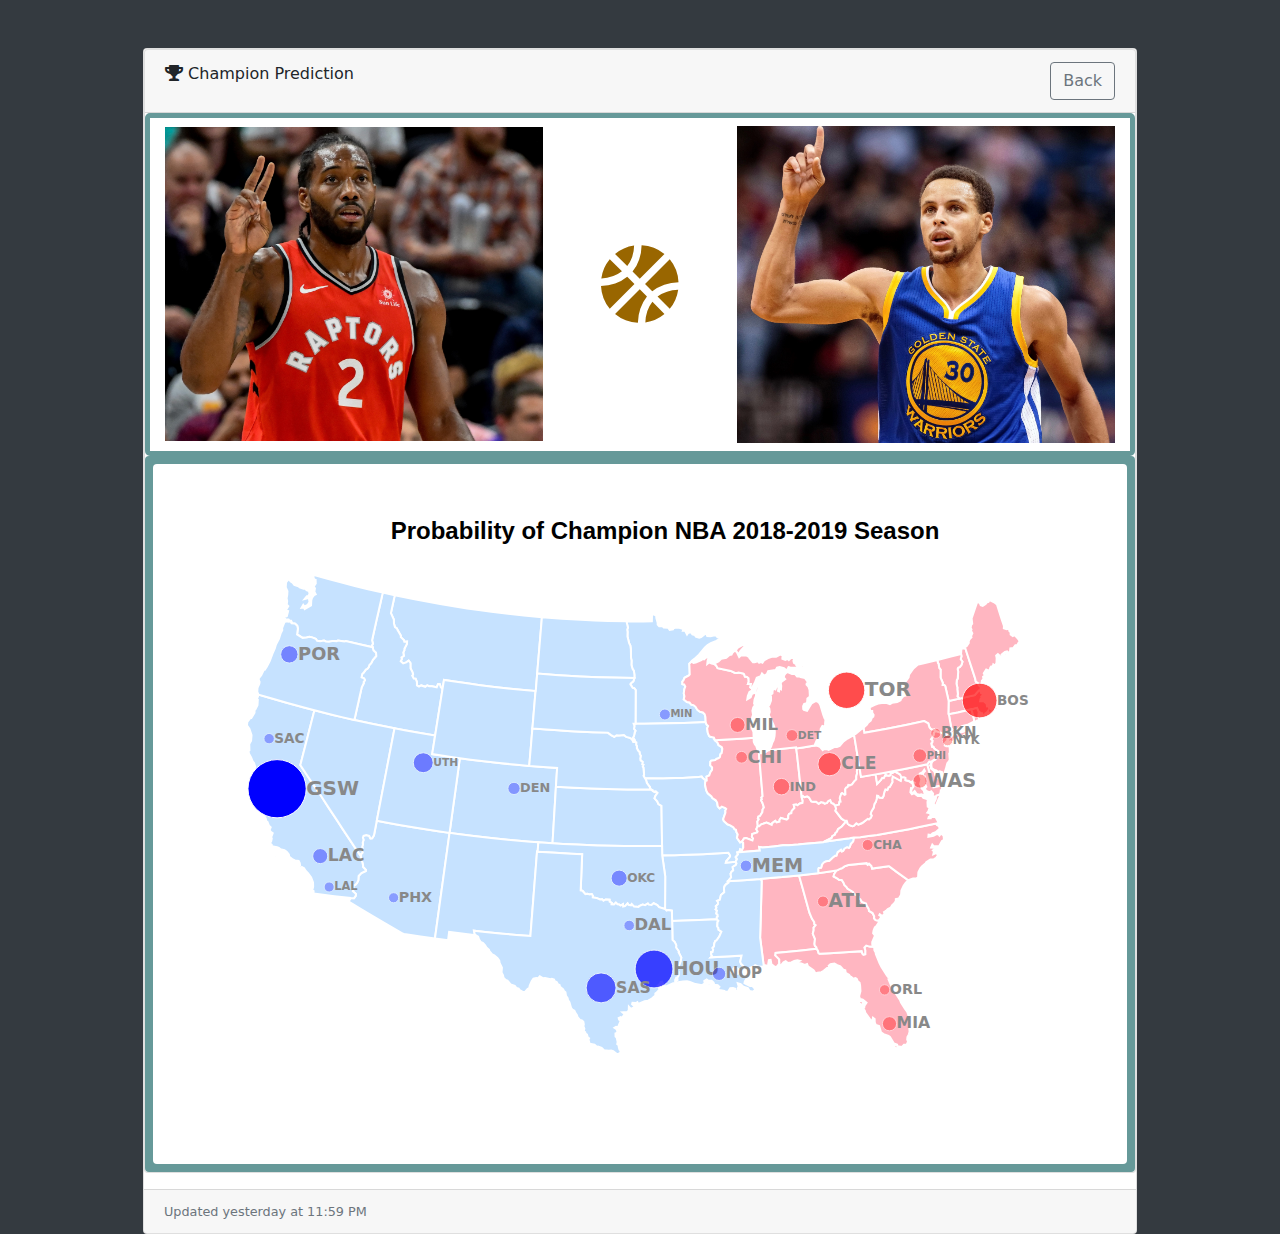
<file: FinalProject_FrontEnd/champion.html>
<!DOCTYPE html>
<html lang="en">

<head>

  <meta charset="utf-8">
  <meta http-equiv="X-UA-Compatible" content="IE=edge">
  <meta name="viewport" content="width=device-width, initial-scale=1, shrink-to-fit=no">
  <meta name="description" content="">
  <meta name="author" content="">

  <title>NBA Analysis - Dashboard</title>

  <!-- Bootstrap core CSS-->
  <link href="vendor/bootstrap/css/bootstrap.min.css" rel="stylesheet">

  <!-- Custom fonts for this template-->
  <link href="vendor/fontawesome-free/css/all.min.css" rel="stylesheet" type="text/css">

  <link rel="stylesheet" href="https://stackpath.bootstrapcdn.com/bootstrap/4.1.3/css/bootstrap.min.css" integrity="sha384-MCw98/SFnGE8fJT3GXwEOngsV7Zt27NXFoaoApmYm81iuXoPkFOJwJ8ERdknLPMO" crossorigin="anonymous">
  <link rel="stylesheet" href="https://use.fontawesome.com/releases/v5.5.0/css/all.css" integrity="sha384-B4dIYHKNBt8Bc12p+WXckhzcICo0wtJAoU8YZTY5qE0Id1GSseTk6S+L3BlXeVIU" crossorigin="anonymous">
  <link type="text/css" rel="stylesheet" href="css/champion.css">

</head>

<body class="bg-dark">
    <div class="container">
        <div class="card mx-auto mt-5">
          <div class="card mb-3">
            <div class="card-header">
              <i class="fas fa-trophy"></i>
              Champion Prediction
              <a class="btn btn-outline-secondary" style="float:right" type="button" href="index.html">Back</a>
            </div>
            <div id="header" class="container py-2 ">
            <div class="row justify-content-center align-items-center">
                <div class="col-5"><img class="img-fluid" src="logo/east.jpg"></div>
                <div  id="icon" class="col-2 text-center"><i class="fas fa-basketball-ball fa-5x"> </i>	</div>
                <div class="col-5"><img class="img-fluid" src="logo/west.jpg"></div>
              </div>
            </div>
            <div class="container-fluid rounded p-1">
              <div id="map" class="m-1 rounded"></div>
            </div>
            </div>
            <div class="card-footer small text-muted">Updated yesterday at 11:59 PM</div>
          </div>
        </div>
        </div>

  <!-- Bootstrap core JavaScript-->
  <script src="vendor/jquery/jquery.min.js"></script>
  <script src="vendor/bootstrap/js/bootstrap.bundle.min.js"></script>

  <!-- Core plugin JavaScript-->
  <script src="vendor/jquery-easing/jquery.easing.min.js"></script>

  <!-- Page level plugin JavaScript-->
  <script src="vendor/chart.js/Chart.min.js"></script>
  <script src="vendor/datatables/jquery.dataTables.js"></script>
  <script src="vendor/datatables/dataTables.bootstrap4.js"></script>

  <!-- Custom scripts for all pages-->
  <script src="js/sb-admin.min.js"></script>

  <script type="text/javascript" src="js/d3.min.js"></script>
  <script type="text/javascript" src="js/d3.tip.v0.6.3.js"></script>
  <script type="text/javascript" src="js/champion.js"></script>

  <script src="https://code.jquery.com/jquery-3.3.1.slim.min.js" integrity="sha384-q8i/X+965DzO0rT7abK41JStQIAqVgRVzpbzo5smXKp4YfRvH+8abtTE1Pi6jizo"
    crossorigin="anonymous"></script>
  <script src="https://cdnjs.cloudflare.com/ajax/libs/popper.js/1.14.3/umd/popper.min.js" integrity="sha384-ZMP7rVo3mIykV+2+9J3UJ46jBk0WLaUAdn689aCwoqbBJiSnjAK/l8WvCWPIPm49"
    crossorigin="anonymous"></script>
  <script src="https://stackpath.bootstrapcdn.com/bootstrap/4.1.3/js/bootstrap.min.js" integrity="sha384-ChfqqxuZUCnJSK3+MXmPNIyE6ZbWh2IMqE241rYiqJxyMiZ6OW/JmZQ5stwEULTy"
    crossorigin="anonymous"></script>

</body>

</html>
</file>
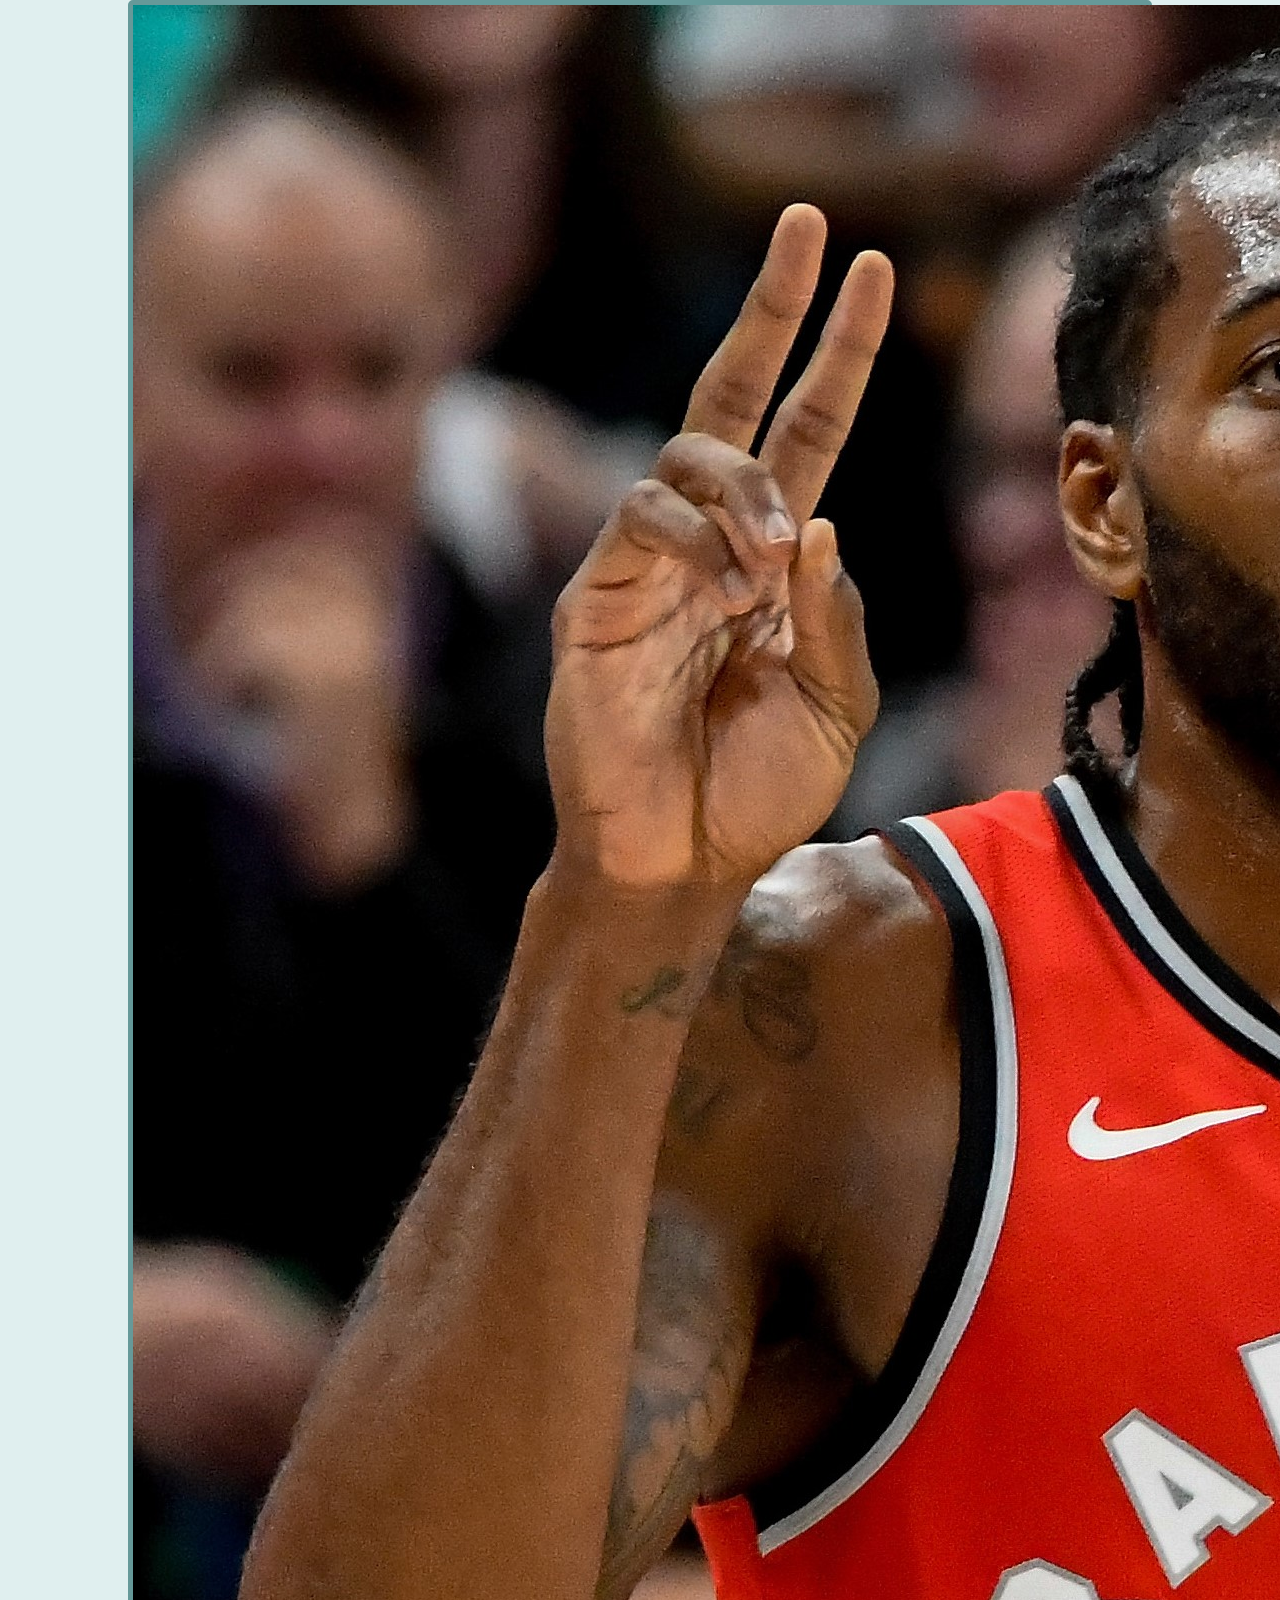
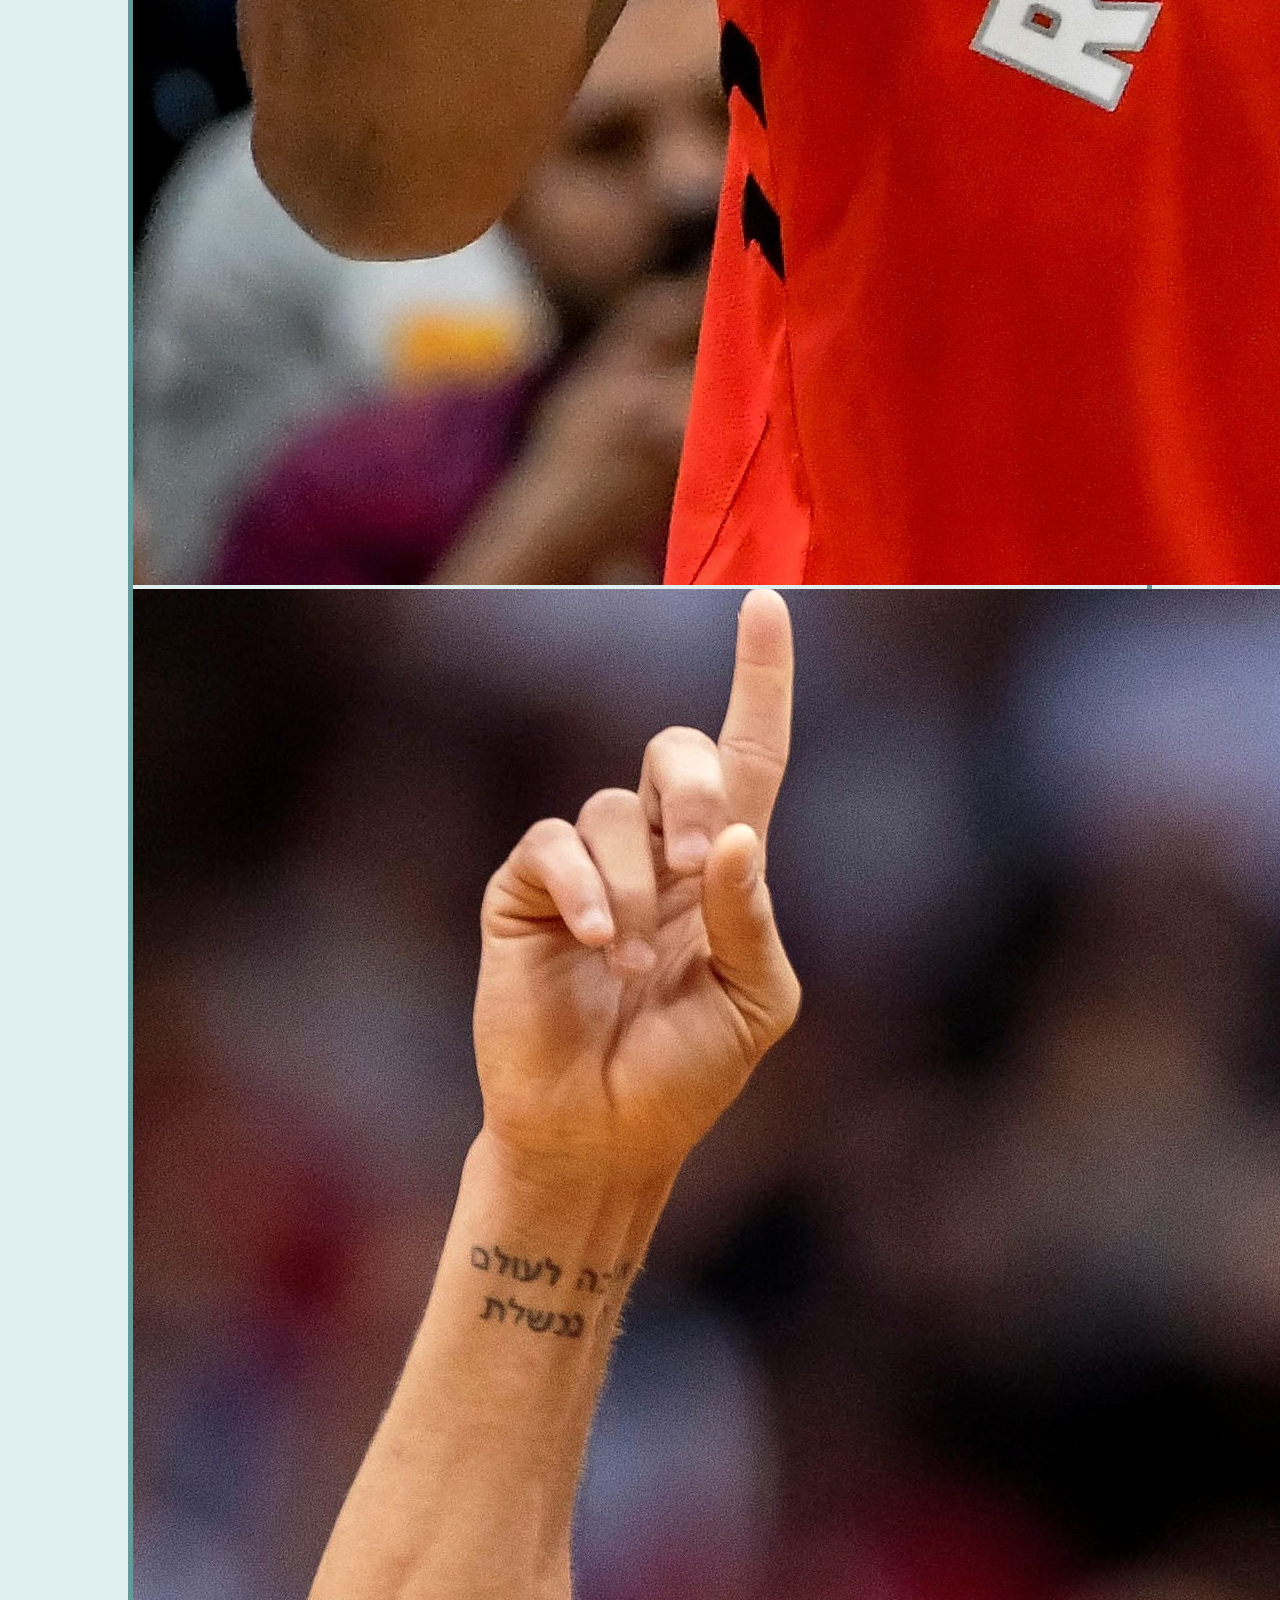
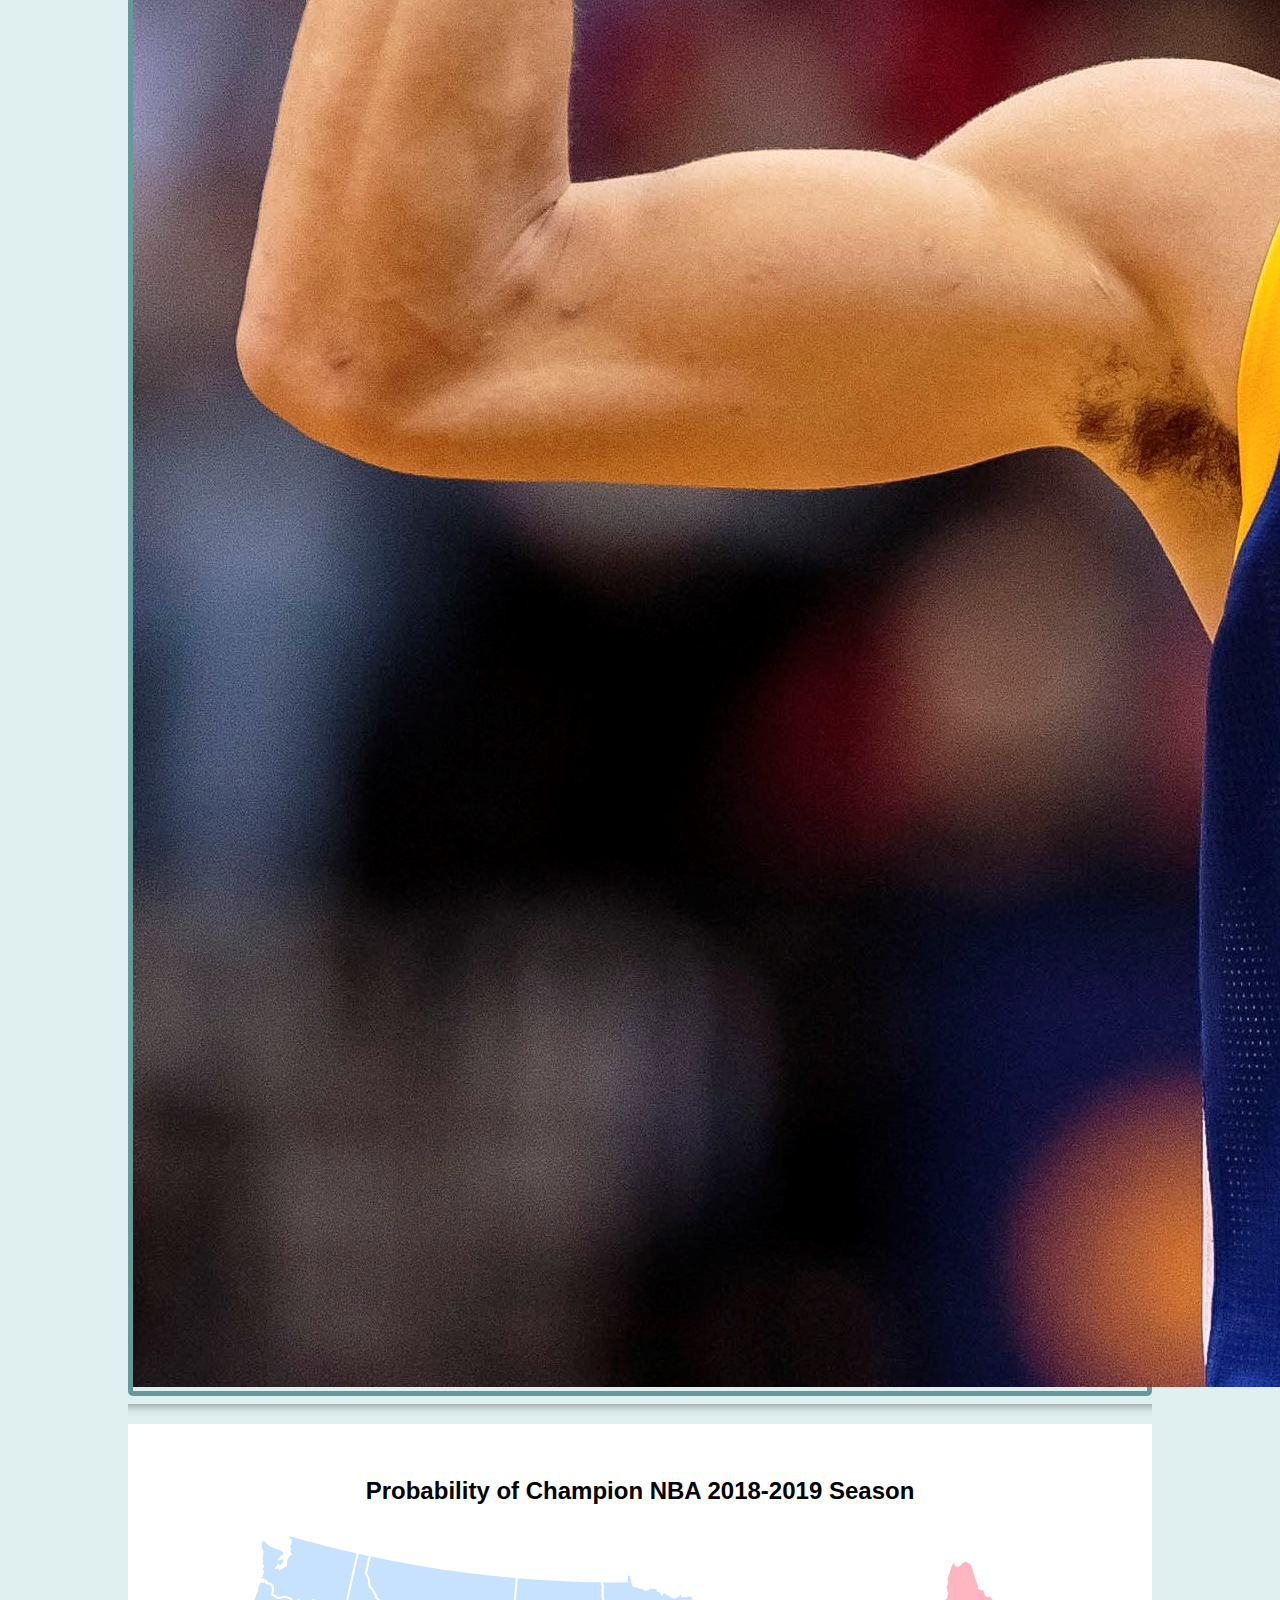
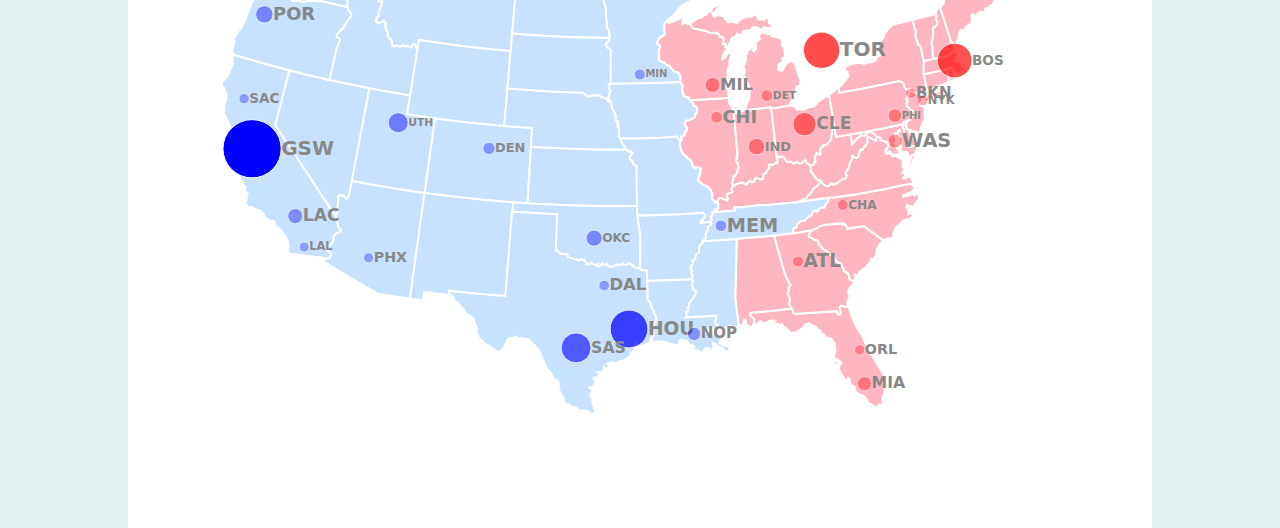
<file: FinalProject_FrontEnd/ChampionPrediction.html>
<!DOCTYPE html>
<html lang="en">
<head>
    <meta charset="utf-8">
    <title>Visualization of NBA Champion 2018-2019 Season</title>
    <link rel="stylesheet" href="https://stackpath.bootstrapcdn.com/bootstrap/4.1.3/css/bootstrap.min.css" integrity="sha384-MCw98/SFnGE8fJT3GXwEOngsV7Zt27NXFoaoApmYm81iuXoPkFOJwJ8ERdknLPMO" crossorigin="anonymous">
    <link rel="stylesheet" href="https://use.fontawesome.com/releases/v5.5.0/css/all.css" integrity="sha384-B4dIYHKNBt8Bc12p+WXckhzcICo0wtJAoU8YZTY5qE0Id1GSseTk6S+L3BlXeVIU" crossorigin="anonymous">
    <link type="text/css" rel="stylesheet" href="css/champion.css"></link>
</head>
<body>

	<div id="header" class="container py-2 ">
		<div class="row justify-content-center align-items-center">
			<div class="col-5"><img class="img-fluid" src="logo/east.jpg"></div>
			<div  id="icon" class="col-2 text-center"><i class="fas fa-basketball-ball fa-5x"> </i>	</div>
			<div class="col-5"><img class="img-fluid" src="logo/west.jpg"></div>
		</div>
		
	</div>
<hr>
	<div class="container-fluid rounded p-1">
		
		<div id="map" class="m-1 rounded"></div>
			
		</div>
	</div>



	<script type="text/javascript" src="js/d3.min.js"></script>
	<script type="text/javascript" src="js/d3.tip.v0.6.3.js"></script>
	<script type="text/javascript" src="js/champion.js"></script>

	<script src="https://code.jquery.com/jquery-3.3.1.slim.min.js" integrity="sha384-q8i/X+965DzO0rT7abK41JStQIAqVgRVzpbzo5smXKp4YfRvH+8abtTE1Pi6jizo" crossorigin="anonymous"></script>
	<script src="https://cdnjs.cloudflare.com/ajax/libs/popper.js/1.14.3/umd/popper.min.js" integrity="sha384-ZMP7rVo3mIykV+2+9J3UJ46jBk0WLaUAdn689aCwoqbBJiSnjAK/l8WvCWPIPm49" crossorigin="anonymous"></script>
	<script src="https://stackpath.bootstrapcdn.com/bootstrap/4.1.3/js/bootstrap.min.js" integrity="sha384-ChfqqxuZUCnJSK3+MXmPNIyE6ZbWh2IMqE241rYiqJxyMiZ6OW/JmZQ5stwEULTy" crossorigin="anonymous"></script>
</body>
</html>
</file>
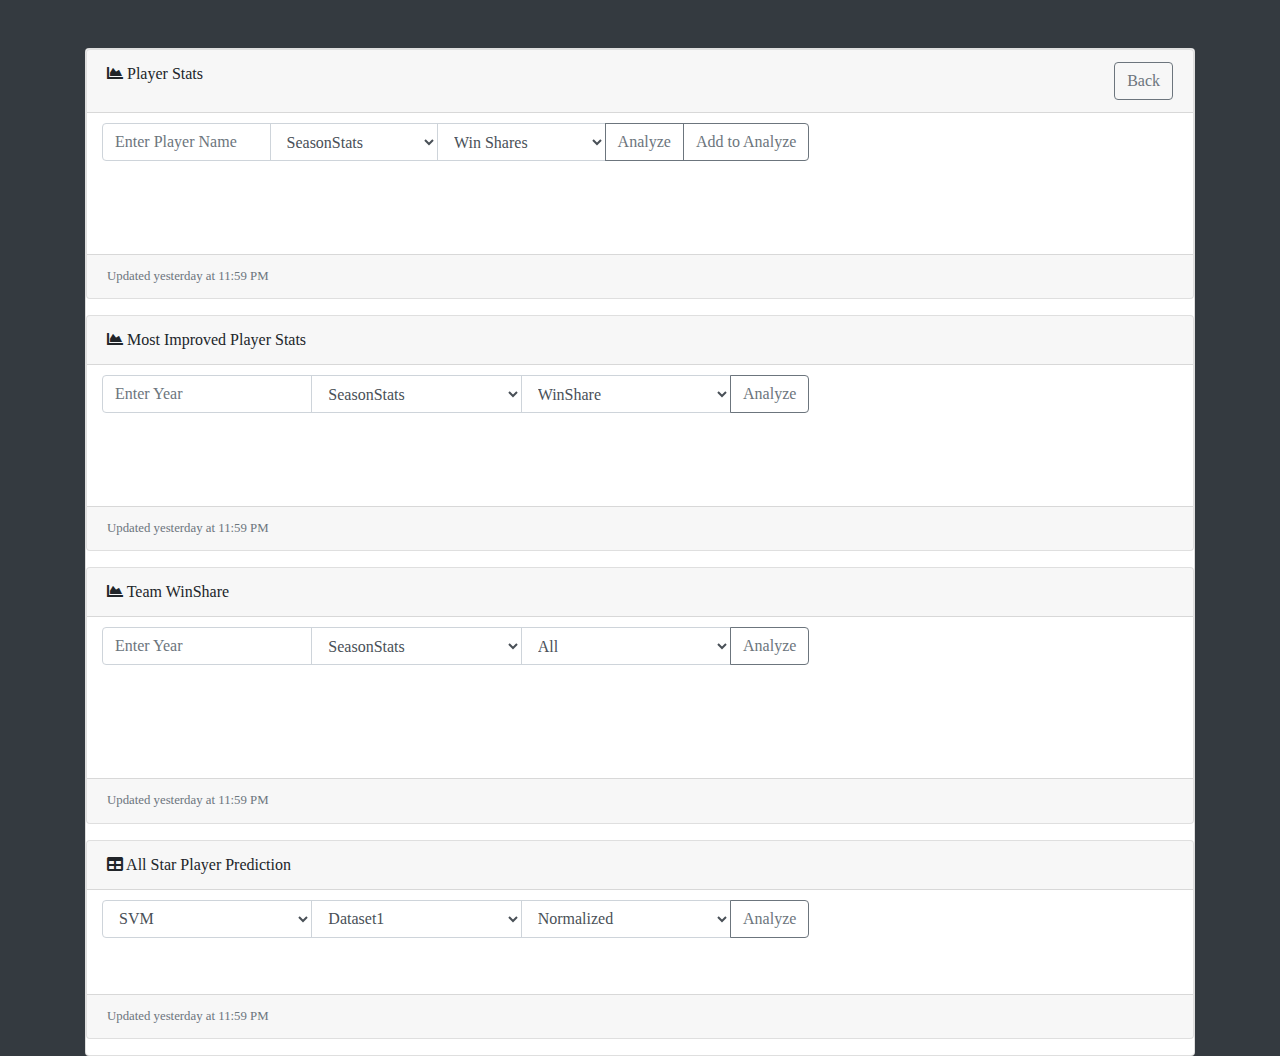
<file: FinalProject_FrontEnd/player.html>
<!DOCTYPE html>
<html lang="en">

<head>

  <meta charset="utf-8">
  <meta http-equiv="X-UA-Compatible" content="IE=edge">
  <meta name="viewport" content="width=device-width, initial-scale=1, shrink-to-fit=no">
  <meta name="description" content="">
  <meta name="author" content="">

  <title>NBA Analysis - Dashboard</title>

  <!-- Bootstrap core CSS-->
  <link href="vendor/bootstrap/css/bootstrap.min.css" rel="stylesheet">

  <!-- Custom fonts for this template-->
  <link href="vendor/fontawesome-free/css/all.min.css" rel="stylesheet" type="text/css">

  <!-- Custom styles for this template-->
  <link href="css/sb-admin.css" rel="stylesheet">

</head>

<body class="bg-dark">

  <div class="container">
    <div class="card mx-auto mt-5">
      <div class="card mb-3">
        <div class="card-header">
          <i class="fas fa-chart-area"></i>
          Player Stats
          <a class="btn btn-outline-secondary" style="float:right" type="button" href="index.html">Back</a>
        </div>
        <div id="playerstatsinput" class="input-group input-margin mb-3 col-sm-12 col-xl-8">
          <input id="playername" type="text" class="form-control" placeholder="Enter Player Name" aria-label="Player"
            aria-describedby="basic-addon2">
          <select id="selectgame1" class="form-control">
            <option value="seasons">SeasonStats</option>
            <option value="playoffs">PlayoffsStats</option>
          </select>
          <select id="selectattribute1" class="form-control">
            <option value="G">Games</option>
            <option value="GS">Games Started</option>
            <option value="MP">Minutes Played</option>
            <option value="PER">Player Efficiency Rating</option>
            <option value="TS%">True Shooting Percentage = PTS / (2 * TSA)</option>
            <option value="3PAr">3PAr</option>
            <option value="FTr">FTr</option>
            <option value="ORB%">Offensive Rebound Percentage = 100 * (ORB * (Tm MP / 5)) / (MP * (Tm ORB + Opp DRB))</option>
            <option value="DRB%">Defensive Rebound Percentage = 100 * (DRB * (Tm MP / 5)) / (MP * (Tm DRB + Opp ORB))</option>
            <option value="TRB%">Total Rebound Percentage = 100 * (TRB * (Tm MP / 5)) / (MP * (Tm TRB + Opp TRB))</option>
            <option value="AST%">Assist Percentage = 100 * AST / (((MP / (Tm MP / 5)) * Tm FG) - FG)</option>
            <option value="STL%">Steal Percentage</option>
            <option value="BLK%">Block Percentage = 100 * (BLK * (Tm MP / 5)) / (MP * (Opp FGA - Opp 3PA))</option>
            <option value="TOV%">Turnover Percentage = 100 * TOV / (FGA + 0.44 * FTA + TOV)</option>
            <option value="USG%">Usage Percentage = 100 * ((FGA + 0.44 * FTA + TOV) * (Tm MP / 5)) / (MP * (Tm FGA +
              0.44 * Tm FTA + Tm TOV))</option>
            <option value="OWS">Offensive Win Shares</option>
            <option value="DWS">Defensive Win Shares</option>
            <option value="WS" selected>Win Shares</option>
            <option value="WS/48">Win Shares Per 48 Minutes</option>
            <option value="OBPM">OBMP</option>
            <option value="DBPM">DBMP</option>
            <option value="BPM">Box Plus/Minus</option>
            <option value="VORP">Efficiency</option>
            <option value="FG">Field Goals</option>
            <option value="FGA">Field Goal Percentage = FG / FGA</option>
            <option value="FG%">Field Goal Attempts</option>
            <option value="3P">3-Point Field Goals</option>
            <option value="3PA">3-Point Field Goal Attempts</option>
            <option value="3P%">3-Point Field Goal Percentage</option>
            <option value="2P">2-Point Field Goals</option>
            <option value="2PA">2-Point Field Goal Attempts</option>
            <option value="2P%">2-Point Field Goal Percentage; the formula is 2P / 2PA.</option>
            <option value="eFG%">Effective Field Goal Percentage = (FG + 0.5 * 3P) / FGA</option>
            <option value="FT">Free Throws</option>
            <option value="FTA">Free Throw Attempts</option>
            <option value="FT%">Free Throw Percentage = FT / FTA</option>
            <option value="ORB">Offensive Rebounds</option>
            <option value="DRB">Defensive Rebounds</option>
            <option value="TRB">Total Rebounds</option>
            <option value="AST">Assists</option>
            <option value="STL">Steals</option>
            <option value="BLK">Blocks</option>
            <option value="TOV">Turnovers</option>
            <option value="PF">Personal Fouls</option>
            <option value="PTS">Points</option>
            <option value="MP/G">Minutes Per Game</option>
            <option value="ORB/G">Offensive Rebound Per Game</option>
            <option value="DRB/G">Defensive Rebound Per Game</option>
            <option value="TRB/G">Total Rebound Per Game</option>
            <option value="AST/G">Assists Per Game</option>
            <option value="STL/G">Steals Per Game</option>
            <option value="BLK/G">Blocks Per Game</option>
            <option value="TOV/G">Turnovers Per Game</option>
            <option value="PF/G">Personal Fouls Per Game</option>
            <option value="PTS/G">Points Per Game</option>
            <option value="Salary">Salary</option>
          </select>
          <div class="input-group-append">
            <button class="btn btn-outline-secondary" type="button" onclick="getplayerstats('update')">Analyze</button>
            <button class="btn btn-outline-secondary" type="button" onclick="getplayerstats('add')">Add to Analyze</button>
          </div>
        </div>
        <div id="myPlayerArea" class="row">
        </div>
        <div id="myChartArea1" class="card-body">
          <canvas id="myPlayerStatsChart" width="100%" height="30"></canvas>
        </div>
        <div class="card-footer small text-muted">Updated yesterday at 11:59 PM</div>
      </div>

      <div class="card mb-3">
        <div class="card-header">
          <i class="fas fa-chart-area"></i>
          Most Improved Player Stats</div>
        <div id="mostimproveplayerinput" class="input-group input-margin mb-3 col-sm-12 col-xl-8">
          <input id="mipyear" type="text" class="form-control" placeholder="Enter Year" aria-label="Year"
            aria-describedby="basic-addon2">
          <select id="selectgame2" class="form-control">
            <option value="seasons">SeasonStats</option>
            <option value="playoffs">PlayoffsStats</option>
          </select>
          <select id="selectattribute2" class="form-control">
            <option value="WS">WinShare</option>
            <option value="WS/48">WinShare/48</option>
            <option value="MP">Minutes Play</option>
          </select>
          <div class="input-group-append">
            <button class="btn btn-outline-secondary" type="button" onclick="getplayermip()">Analyze</button>
          </div>
        </div>
        <div id="myChartArea2" class="card-body">
          <canvas id="myMIP" width="100%" height="30"></canvas>
        </div>
        <div class="card-footer small text-muted">Updated yesterday at 11:59 PM</div>
      </div>

      <div class="card mb-3">
        <div class="card-header">
          <i class="fas fa-chart-area"></i>
          Team WinShare</div>
        <div id="teamwinshareinput" class="input-group input-margin mb-3 col-sm-12 col-xl-8">
          <input id="teamyear" type="text" class="form-control" placeholder="Enter Year" aria-label="Year"
            aria-describedby="basic-addon2">
          <select id="selectgame3" class="form-control">
            <option value="seasons">SeasonStats</option>
            <option value="playoffs">PlayoffsStats</option>
          </select>
          <select id="selectattribute3" class="form-control">
            <option value="ALL">All</option>
            <option value="OD">Offense/Defense</option>
            <option value="POS">Position</option>
          </select>
          <div class="input-group-append">
            <button class="btn btn-outline-secondary" type="button" onclick="getteamwinshare()">Analyze</button>
          </div>
        </div>
        <div id="myChartArea3" class="card-body">
          <canvas id="myteamwinshare" width="100%" height="50"></canvas>
        </div>
        <div class="card-footer small text-muted">Updated yesterday at 11:59 PM</div>
      </div>

      <div class="card mb-3">
        <div class="card-header">
          <i class="fas fa-table"></i>
          All Star Player Prediction</div>
        <div id="allstarinput" class="input-group input-margin mb-3 col-sm-12 col-xl-8">
          <select id="selectalgorithm" class="form-control">
            <option value="SVM">SVM</option>
            <option value="KNN">KNN</option>
            <option value="NaiveBayes">Naive Bayes</option>
            <option value="DecisionTree">Decision Tree</option>
            <option value="DNN1">Deep Neural Network</option>
            <option value="DNN2">Deep Neural Network with Team ID Embedding Feature</option>
            <option value="DNN3">Deep Neural Network with Player ID Embedding Feature</option>
          </select>
          <select id="selectdatasets" class="form-control">
            <option value="d1">Dataset1</option>
            <option value="d2">Dataset2</option>
          </select>
          <select id="selectnorm" class="form-control">
            <option value="True">Normalized</option>
            <option value="False">Original</option>
          </select>
          <div class="input-group-append">
            <button class="btn btn-outline-secondary" type="button" onclick="estimateAllStar()">Analyze</button>
          </div>
        </div>
        <div id="myChartArea4" class="card-body">
        </div>
        <div class="card-footer small text-muted">Updated yesterday at 11:59 PM</div>
      </div>
    </div>
  </div>

  <!-- Bootstrap core JavaScript-->
  <script src="vendor/jquery/jquery.min.js"></script>
  <script src="vendor/bootstrap/js/bootstrap.bundle.min.js"></script>

  <!-- Core plugin JavaScript-->
  <script src="vendor/jquery-easing/jquery.easing.min.js"></script>

  <!-- Page level plugin JavaScript-->
  <script src="vendor/chart.js/Chart.min.js"></script>
  <script src="vendor/datatables/jquery.dataTables.js"></script>
  <script src="vendor/datatables/dataTables.bootstrap4.js"></script>

  <!-- Custom scripts for all pages-->
  <script src="js/sb-admin.min.js"></script>

  <!-- Demo scripts for this page-->
  <script src="js/player.js"></script>

</body>

</html>
</file>
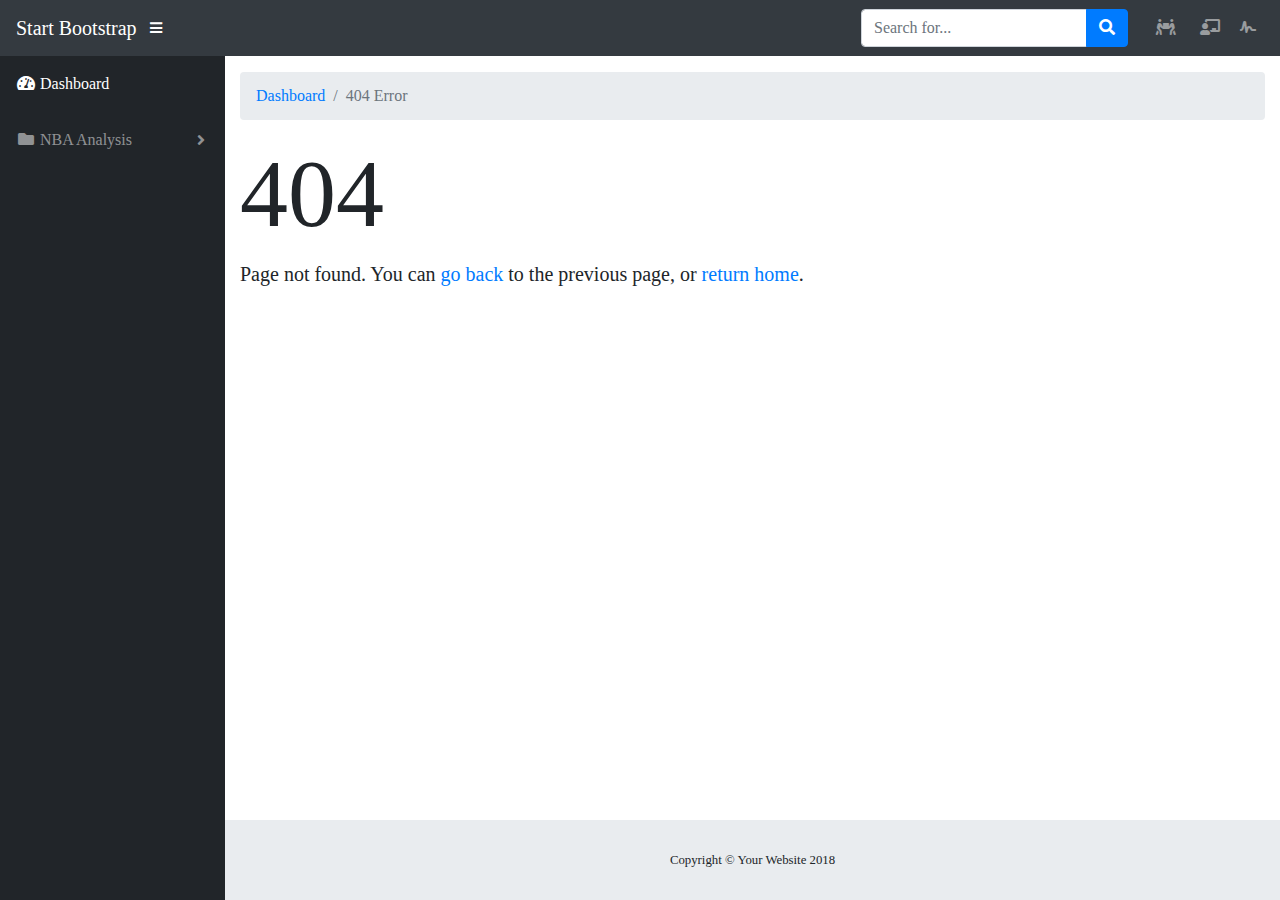
<file: FinalProject_FrontEnd/reference.html>
<!DOCTYPE html>
<html lang="en">

<head>

  <meta charset="utf-8">
  <meta http-equiv="X-UA-Compatible" content="IE=edge">
  <meta name="viewport" content="width=device-width, initial-scale=1, shrink-to-fit=no">
  <meta name="description" content="">
  <meta name="author" content="">

  <title>NBA Analysis - Dashboard</title>

  <!-- Bootstrap core CSS-->
  <link href="vendor/bootstrap/css/bootstrap.min.css" rel="stylesheet">

  <!-- Custom fonts for this template-->
  <link href="vendor/fontawesome-free/css/all.min.css" rel="stylesheet" type="text/css">

  <!-- Page level plugin CSS-->
  <link href="vendor/datatables/dataTables.bootstrap4.css" rel="stylesheet">

  <!-- Custom styles for this template-->
  <link href="css/sb-admin.css" rel="stylesheet">

</head>

<body id="page-top">

  <nav class="navbar navbar-expand navbar-dark bg-dark static-top">

    <a class="navbar-brand mr-1" href="index.html">Start Bootstrap</a>

    <button class="btn btn-link btn-sm text-white order-1 order-sm-0" id="sidebarToggle" href="#">
      <i class="fas fa-bars"></i>
    </button>

    <!-- Navbar Search -->
    <form class="d-none d-md-inline-block form-inline ml-auto mr-0 mr-md-3 my-2 my-md-0">
      <div class="input-group">
        <input type="text" class="form-control" placeholder="Search for..." aria-label="Search" aria-describedby="basic-addon2">
        <div class="input-group-append">
          <button class="btn btn-primary" type="button">
            <i class="fas fa-search"></i>
          </button>
        </div>
      </div>
    </form>

    <!-- Navbar -->
    <ul class="navbar-nav ml-auto ml-md-0">
      <li class="nav-item dropdown no-arrow mx-1">
        <a class="nav-link dropdown-toggle" href="#" id="alertsDropdown" role="button" data-toggle="dropdown"
          aria-haspopup="true" aria-expanded="false">
          <i class="fas fa-people-carry"></i>
        </a>
        <div class="dropdown-menu dropdown-menu-right" aria-labelledby="alertsDropdown">
          <a class="dropdown-item" href="#">Action</a>
          <a class="dropdown-item" href="#">Another action</a>
          <div class="dropdown-divider"></div>
          <a class="dropdown-item" href="#">Something else here</a>
        </div>
      </li>
      <li class="nav-item dropdown no-arrow mx-1">
        <a class="nav-link dropdown-toggle" href="#" id="messagesDropdown" role="button" data-toggle="dropdown"
          aria-haspopup="true" aria-expanded="false">
          <i class="fas fa-chalkboard-teacher"></i>
        </a>
        <div class="dropdown-menu dropdown-menu-right" aria-labelledby="messagesDropdown">
          <a class="dropdown-item" href="#">Action</a>
          <a class="dropdown-item" href="#">Another action</a>
          <div class="dropdown-divider"></div>
          <a class="dropdown-item" href="#">Something else here</a>
        </div>
      </li>
      <li class="nav-item dropdown no-arrow">
        <a class="nav-link dropdown-toggle" href="#" id="userDropdown" role="button" data-toggle="dropdown"
          aria-haspopup="true" aria-expanded="false">
          <i class="fas fa-signature"></i>
        </a>
        <div class="dropdown-menu dropdown-menu-right" aria-labelledby="userDropdown">
          <a class="dropdown-item" href="#">Settings</a>
          <a class="dropdown-item" href="#">Activity Log</a>
          <div class="dropdown-divider"></div>
          <a class="dropdown-item" href="#" data-toggle="modal" data-target="#logoutModal">Logout</a>
        </div>
      </li>
    </ul>

  </nav>

  <div id="wrapper">

    <!-- Sidebar -->
    <ul class="sidebar navbar-nav">
      <li class="nav-item active">
        <a class="nav-link" href="index.html">
          <i class="fas fa-fw fa-tachometer-alt"></i>
          <span>Dashboard</span>
        </a>
      </li>
      <li class="nav-item dropdown">
        <a class="nav-link dropdown-toggle" href="#" id="pagesDropdown" role="button" data-toggle="dropdown"
          aria-haspopup="true" aria-expanded="false">
          <i class="fas fa-fw fa-folder"></i>
          <span>NBA Analysis</span>
        </a>
        <div class="dropdown-menu" aria-labelledby="pagesDropdown">
          <h6 class="dropdown-header">Analysis:</h6>
          <a class="dropdown-item" href="player.html">Player Evaluation</a>
          <a class="dropdown-item" href="team.html">Team Evaluation</a>
          <a class="dropdown-item" href="champion.html">Champion Prediction</a>
          <div class="dropdown-divider"></div>
          <h6 class="dropdown-header">Delivery:</h6>
          <a class="dropdown-item" href="report.html">Report</a>
          <a class="dropdown-item" href="reference.html">Reference</a>
        </div>
      </li>
    </ul>

    <div id="content-wrapper">

      <div class="container-fluid">

        <!-- Breadcrumbs-->
        <ol class="breadcrumb">
          <li class="breadcrumb-item">
            <a href="index.html">Dashboard</a>
          </li>
          <li class="breadcrumb-item active">404 Error</li>
        </ol>

        <!-- Page Content -->
        <h1 class="display-1">404</h1>
        <p class="lead">Page not found. You can
          <a href="javascript:history.back()">go back</a>
          to the previous page, or
          <a href="index.html">return home</a>.</p>

      </div>
      <!-- /.container-fluid -->

      <!-- Sticky Footer -->
      <footer class="sticky-footer">
        <div class="container my-auto">
          <div class="copyright text-center my-auto">
            <span>Copyright © Your Website 2018</span>
          </div>
        </div>
      </footer>

    </div>
    <!-- /.content-wrapper -->

  </div>
  <!-- /#wrapper -->

  <!-- Scroll to Top Button-->
  <a class="scroll-to-top rounded" href="#page-top">
    <i class="fas fa-angle-up"></i>
  </a>

  <!-- Logout Modal-->
  <div class="modal fade" id="logoutModal" tabindex="-1" role="dialog" aria-labelledby="exampleModalLabel" aria-hidden="true">
    <div class="modal-dialog" role="document">
      <div class="modal-content">
        <div class="modal-header">
          <h5 class="modal-title" id="exampleModalLabel">Ready to Leave?</h5>
          <button class="close" type="button" data-dismiss="modal" aria-label="Close">
            <span aria-hidden="true">×</span>
          </button>
        </div>
        <div class="modal-body">Select "Logout" below if you are ready to end your current session.</div>
        <div class="modal-footer">
          <button class="btn btn-secondary" type="button" data-dismiss="modal">Cancel</button>
          <a class="btn btn-primary" href="login.html">Logout</a>
        </div>
      </div>
    </div>
  </div>

  <!-- Bootstrap core JavaScript-->
  <script src="vendor/jquery/jquery.min.js"></script>
  <script src="vendor/bootstrap/js/bootstrap.bundle.min.js"></script>

  <!-- Core plugin JavaScript-->
  <script src="vendor/jquery-easing/jquery.easing.min.js"></script>

  <!-- Custom scripts for all pages-->
  <script src="js/sb-admin.min.js"></script>

</body>

</html>
</file>
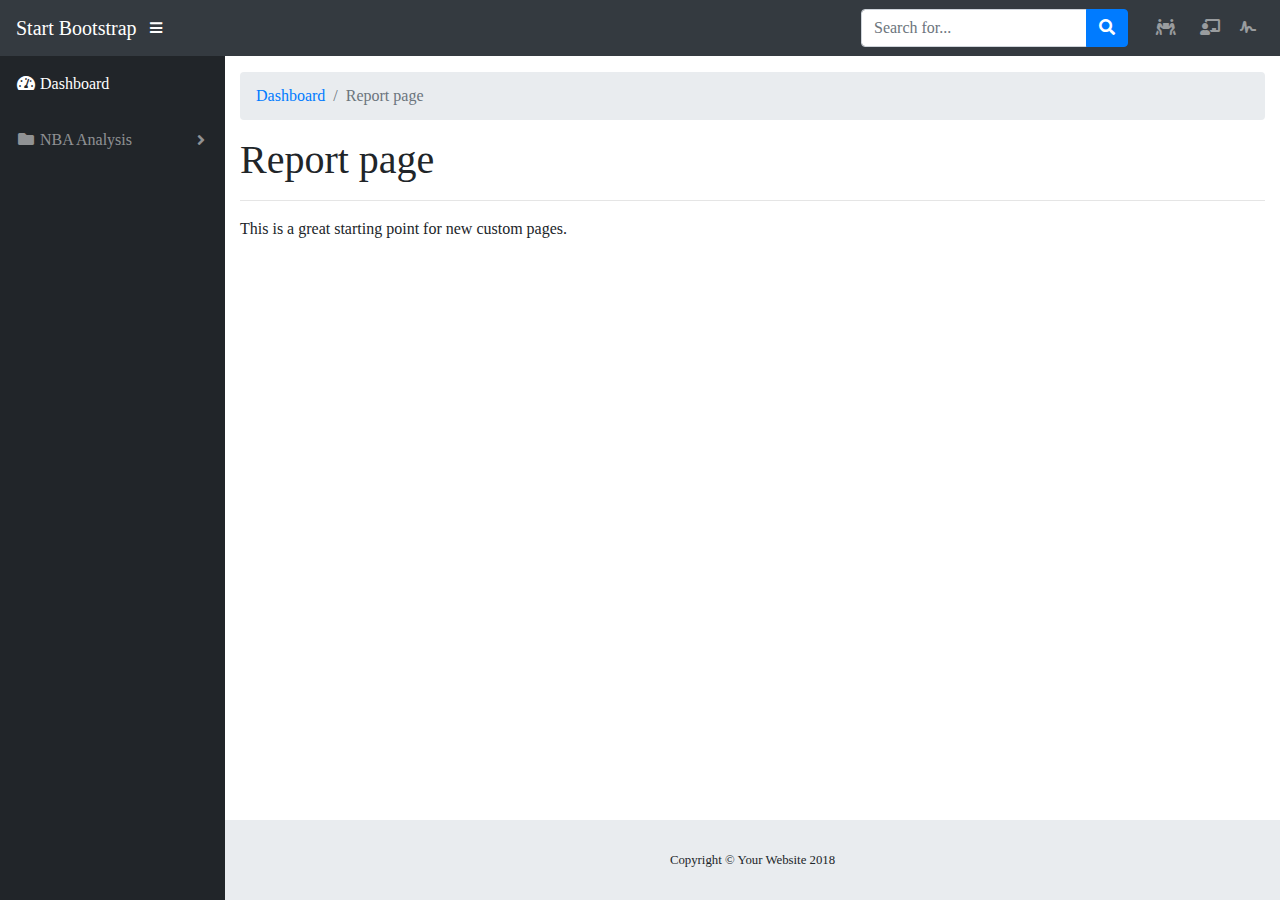
<file: FinalProject_FrontEnd/report.html>
<!DOCTYPE html>
<html lang="en">

<head>

  <meta charset="utf-8">
  <meta http-equiv="X-UA-Compatible" content="IE=edge">
  <meta name="viewport" content="width=device-width, initial-scale=1, shrink-to-fit=no">
  <meta name="description" content="">
  <meta name="author" content="">

  <title>NBA Analysis - Dashboard</title>

  <!-- Bootstrap core CSS-->
  <link href="vendor/bootstrap/css/bootstrap.min.css" rel="stylesheet">

  <!-- Custom fonts for this template-->
  <link href="vendor/fontawesome-free/css/all.min.css" rel="stylesheet" type="text/css">

  <!-- Page level plugin CSS-->
  <link href="vendor/datatables/dataTables.bootstrap4.css" rel="stylesheet">

  <!-- Custom styles for this template-->
  <link href="css/sb-admin.css" rel="stylesheet">

</head>

<body id="page-top">

  <nav class="navbar navbar-expand navbar-dark bg-dark static-top">

    <a class="navbar-brand mr-1" href="index.html">Start Bootstrap</a>

    <button class="btn btn-link btn-sm text-white order-1 order-sm-0" id="sidebarToggle" href="#">
      <i class="fas fa-bars"></i>
    </button>

    <!-- Navbar Search -->
    <form class="d-none d-md-inline-block form-inline ml-auto mr-0 mr-md-3 my-2 my-md-0">
      <div class="input-group">
        <input type="text" class="form-control" placeholder="Search for..." aria-label="Search" aria-describedby="basic-addon2">
        <div class="input-group-append">
          <button class="btn btn-primary" type="button">
            <i class="fas fa-search"></i>
          </button>
        </div>
      </div>
    </form>

    <!-- Navbar -->
    <ul class="navbar-nav ml-auto ml-md-0">
      <li class="nav-item dropdown no-arrow mx-1">
        <a class="nav-link dropdown-toggle" href="#" id="alertsDropdown" role="button" data-toggle="dropdown"
          aria-haspopup="true" aria-expanded="false">
          <i class="fas fa-people-carry"></i>
        </a>
        <div class="dropdown-menu dropdown-menu-right" aria-labelledby="alertsDropdown">
          <a class="dropdown-item" href="#">Action</a>
          <a class="dropdown-item" href="#">Another action</a>
          <div class="dropdown-divider"></div>
          <a class="dropdown-item" href="#">Something else here</a>
        </div>
      </li>
      <li class="nav-item dropdown no-arrow mx-1">
        <a class="nav-link dropdown-toggle" href="#" id="messagesDropdown" role="button" data-toggle="dropdown"
          aria-haspopup="true" aria-expanded="false">
          <i class="fas fa-chalkboard-teacher"></i>
        </a>
        <div class="dropdown-menu dropdown-menu-right" aria-labelledby="messagesDropdown">
          <a class="dropdown-item" href="#">Action</a>
          <a class="dropdown-item" href="#">Another action</a>
          <div class="dropdown-divider"></div>
          <a class="dropdown-item" href="#">Something else here</a>
        </div>
      </li>
      <li class="nav-item dropdown no-arrow">
        <a class="nav-link dropdown-toggle" href="#" id="userDropdown" role="button" data-toggle="dropdown"
          aria-haspopup="true" aria-expanded="false">
          <i class="fas fa-signature"></i>
        </a>
        <div class="dropdown-menu dropdown-menu-right" aria-labelledby="userDropdown">
          <a class="dropdown-item" href="#">Settings</a>
          <a class="dropdown-item" href="#">Activity Log</a>
          <div class="dropdown-divider"></div>
          <a class="dropdown-item" href="#" data-toggle="modal" data-target="#logoutModal">Logout</a>
        </div>
      </li>
    </ul>

  </nav>

  <div id="wrapper">

    <!-- Sidebar -->
    <ul class="sidebar navbar-nav">
      <li class="nav-item active">
        <a class="nav-link" href="index.html">
          <i class="fas fa-fw fa-tachometer-alt"></i>
          <span>Dashboard</span>
        </a>
      </li>
      <li class="nav-item dropdown">
        <a class="nav-link dropdown-toggle" href="#" id="pagesDropdown" role="button" data-toggle="dropdown"
          aria-haspopup="true" aria-expanded="false">
          <i class="fas fa-fw fa-folder"></i>
          <span>NBA Analysis</span>
        </a>
        <div class="dropdown-menu" aria-labelledby="pagesDropdown">
          <h6 class="dropdown-header">Analysis:</h6>
          <a class="dropdown-item" href="player.html">Player Evaluation</a>
          <a class="dropdown-item" href="team.html">Team Evaluation</a>
          <a class="dropdown-item" href="champion.html">Champion Prediction</a>
          <div class="dropdown-divider"></div>
          <h6 class="dropdown-header">Delivery:</h6>
          <a class="dropdown-item" href="report.html">Report</a>
          <a class="dropdown-item" href="reference.html">Reference</a>
        </div>
      </li>
    </ul>

    <div id="content-wrapper">

      <div class="container-fluid">

        <!-- Breadcrumbs-->
        <ol class="breadcrumb">
          <li class="breadcrumb-item">
            <a href="index.html">Dashboard</a>
          </li>
          <li class="breadcrumb-item active">Report page</li>
        </ol>

        <!-- Page Content -->
        <h1>Report page</h1>
        <hr>
        <p>This is a great starting point for new custom pages.</p>

      </div>
      <!-- /.container-fluid -->

      <!-- Sticky Footer -->
      <footer class="sticky-footer">
        <div class="container my-auto">
          <div class="copyright text-center my-auto">
            <span>Copyright © Your Website 2018</span>
          </div>
        </div>
      </footer>

    </div>
    <!-- /.content-wrapper -->

  </div>
  <!-- /#wrapper -->

  <!-- Scroll to Top Button-->
  <a class="scroll-to-top rounded" href="#page-top">
    <i class="fas fa-angle-up"></i>
  </a>

  <!-- Logout Modal-->
  <div class="modal fade" id="logoutModal" tabindex="-1" role="dialog" aria-labelledby="exampleModalLabel" aria-hidden="true">
    <div class="modal-dialog" role="document">
      <div class="modal-content">
        <div class="modal-header">
          <h5 class="modal-title" id="exampleModalLabel">Ready to Leave?</h5>
          <button class="close" type="button" data-dismiss="modal" aria-label="Close">
            <span aria-hidden="true">×</span>
          </button>
        </div>
        <div class="modal-body">Select "Logout" below if you are ready to end your current session.</div>
        <div class="modal-footer">
          <button class="btn btn-secondary" type="button" data-dismiss="modal">Cancel</button>
          <a class="btn btn-primary" href="login.html">Logout</a>
        </div>
      </div>
    </div>
  </div>

  <!-- Bootstrap core JavaScript-->
  <script src="vendor/jquery/jquery.min.js"></script>
  <script src="vendor/bootstrap/js/bootstrap.bundle.min.js"></script>

  <!-- Core plugin JavaScript-->
  <script src="vendor/jquery-easing/jquery.easing.min.js"></script>

  <!-- Custom scripts for all pages-->
  <script src="js/sb-admin.min.js"></script>

</body>

</html>
</file>
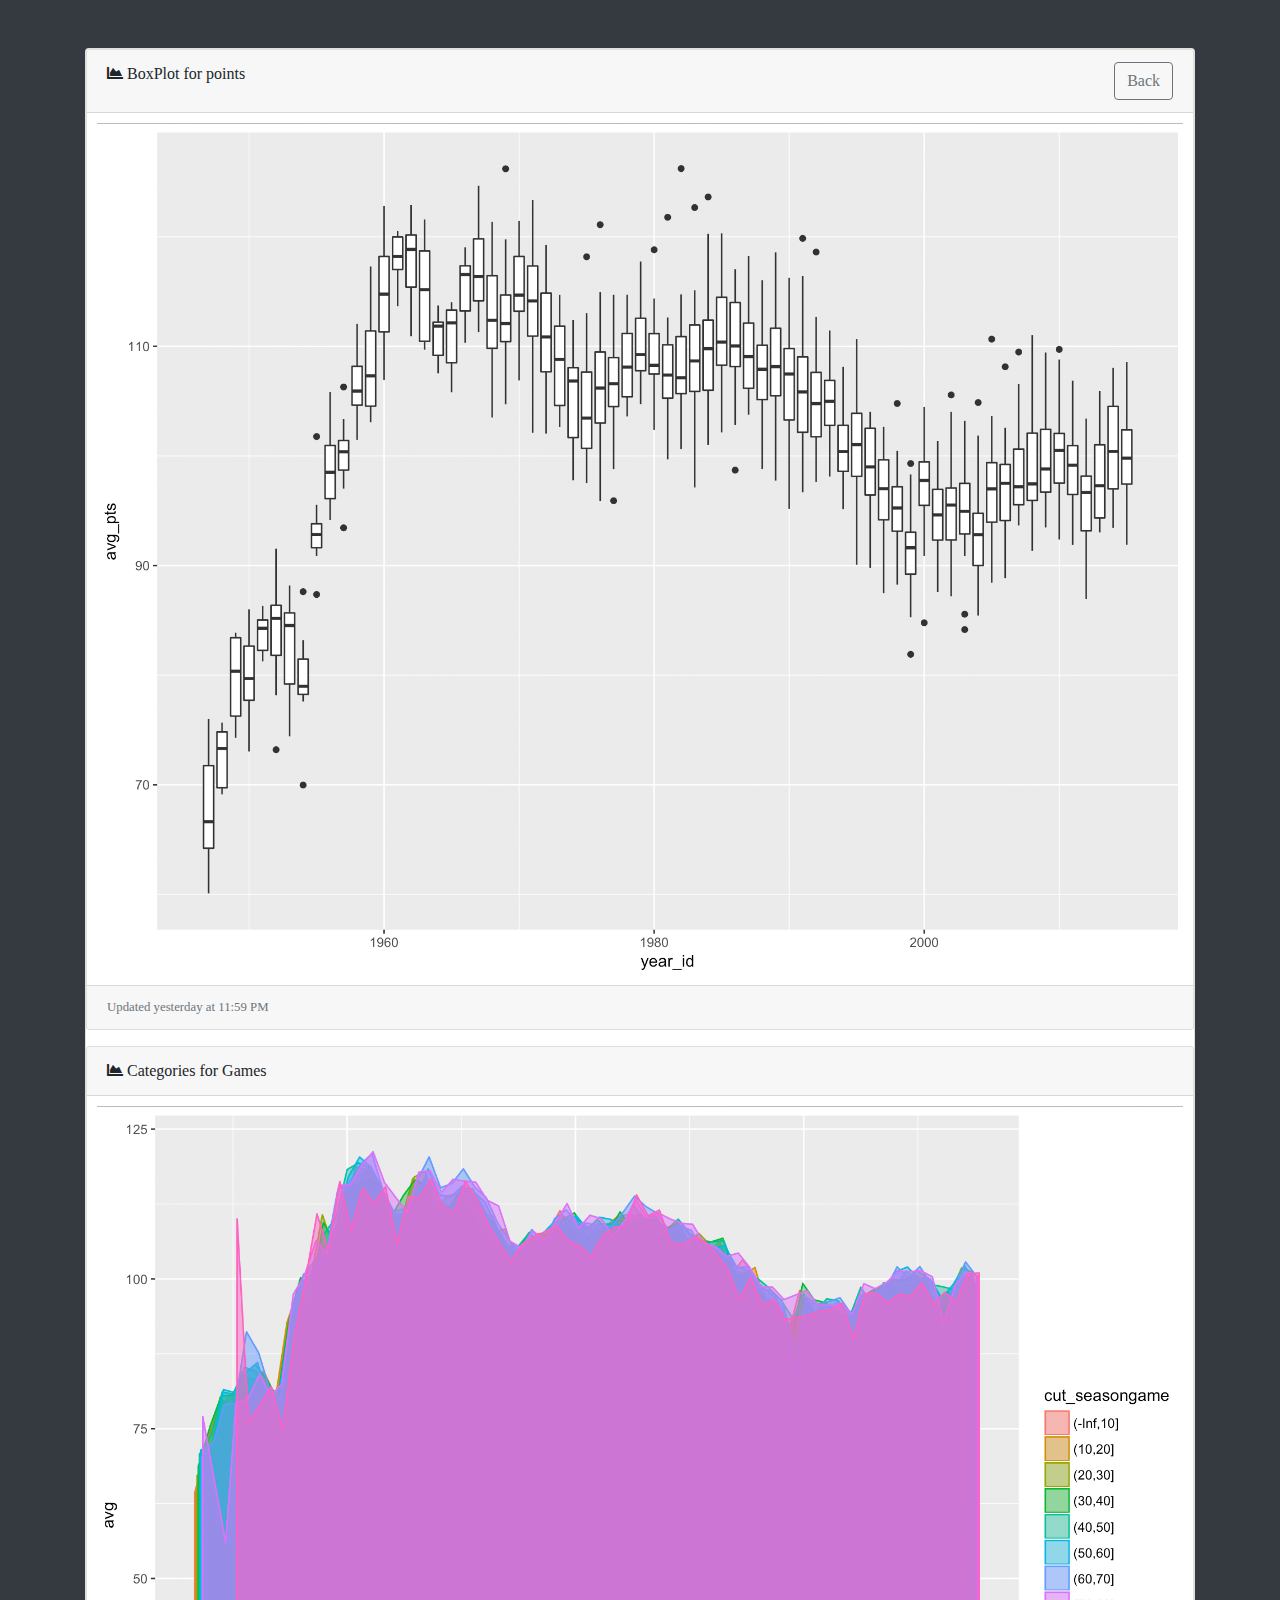
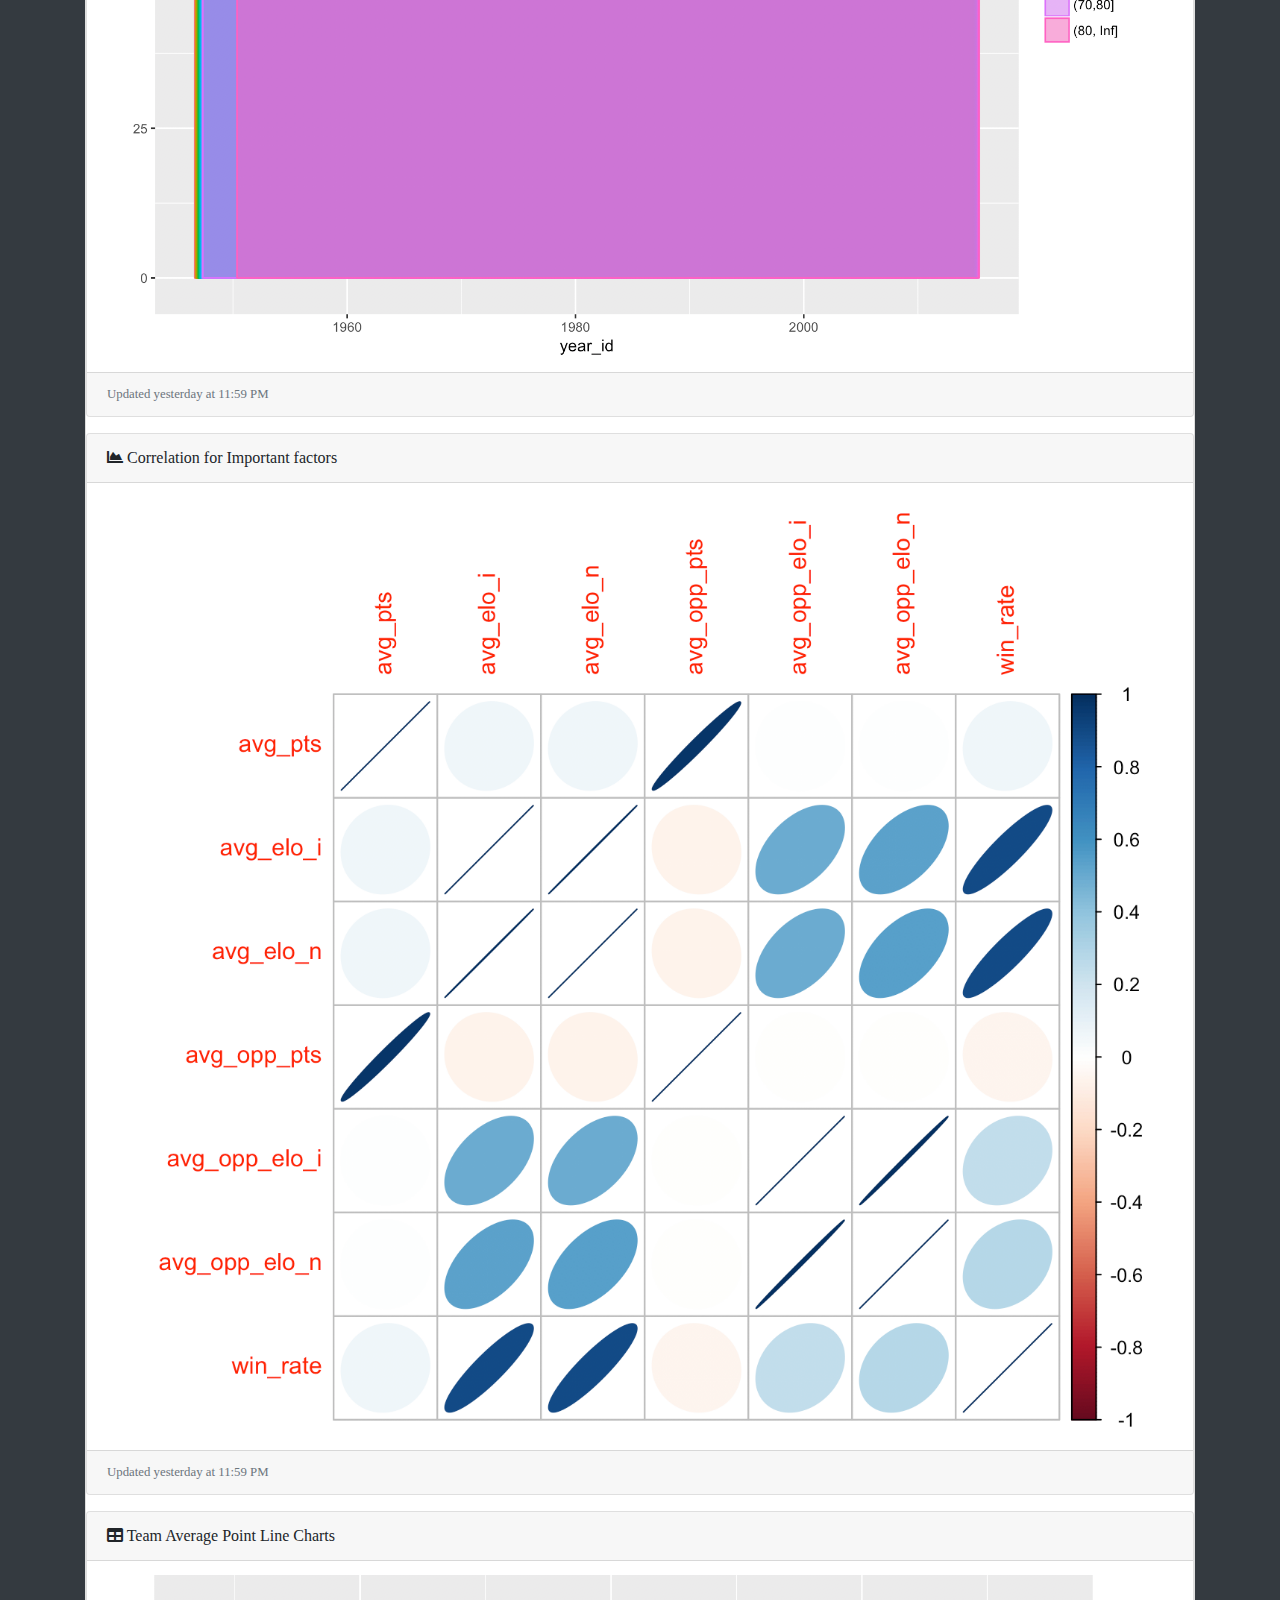
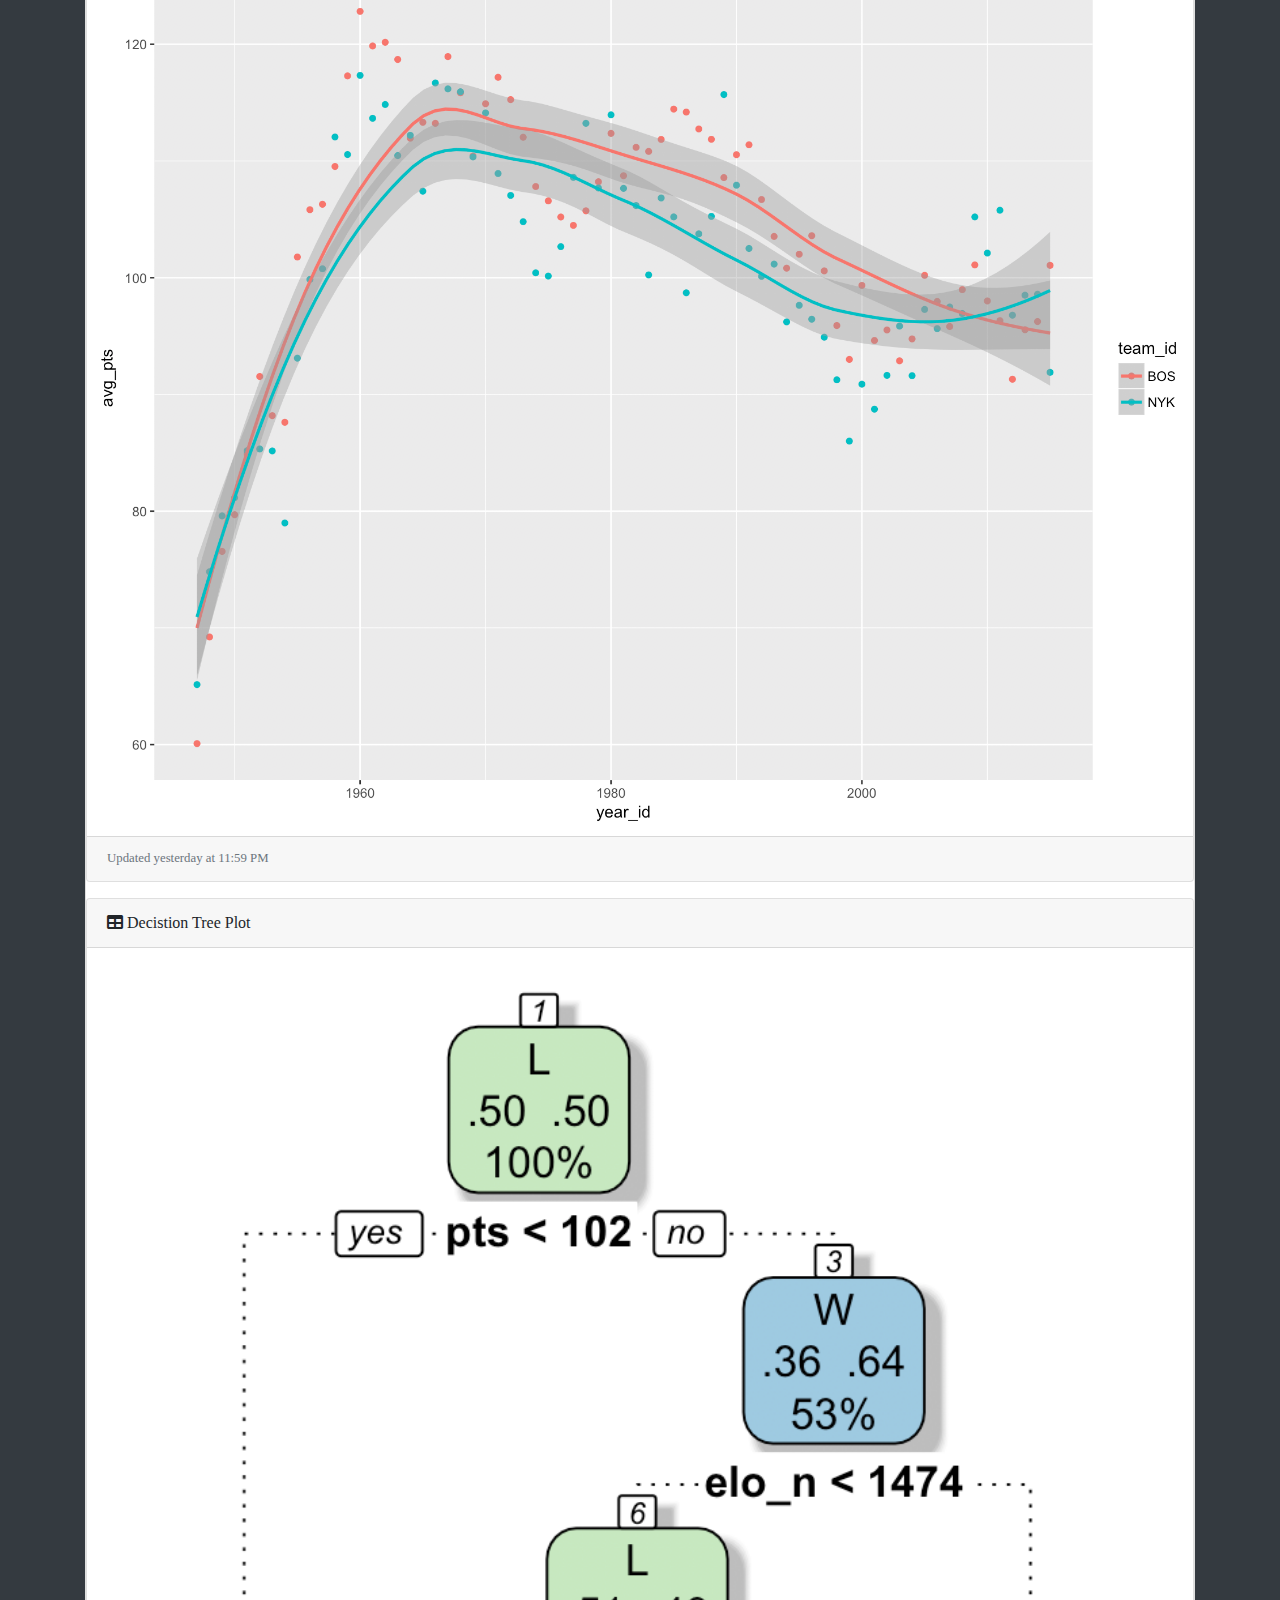
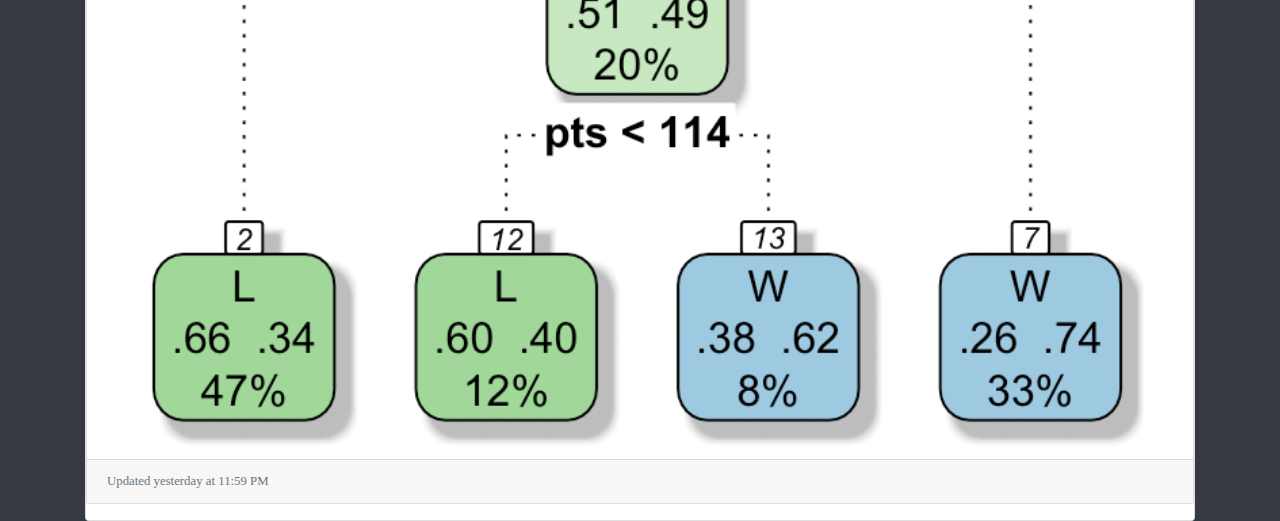
<file: FinalProject_FrontEnd/team.html>
<!DOCTYPE html>
<html lang="en">

<head>

  <meta charset="utf-8">
  <meta http-equiv="X-UA-Compatible" content="IE=edge">
  <meta name="viewport" content="width=device-width, initial-scale=1, shrink-to-fit=no">
  <meta name="description" content="">
  <meta name="author" content="">

  <title>NBA Analysis - Dashboard</title>

  <!-- Bootstrap core CSS-->
  <link href="vendor/bootstrap/css/bootstrap.min.css" rel="stylesheet">

  <!-- Custom fonts for this template-->
  <link href="vendor/fontawesome-free/css/all.min.css" rel="stylesheet" type="text/css">

  <!-- Custom styles for this template-->
  <link href="css/sb-admin.css" rel="stylesheet">

</head>

<body class="bg-dark">

  <div class="container">
    <div class="card mx-auto mt-5">
      <div class="card mb-3">
        <div class="card-header">
          <i class="fas fa-chart-area"></i>
          BoxPlot for points
          <a class="btn btn-outline-secondary" style="float:right" type="button" href="index.html">Back</a>
          </div>
          <div id="BoxPlotforpts" style="margin:10px"></div>
        <div class="card-footer small text-muted">Updated yesterday at 11:59 PM</div>
      </div>

      <div class="card mb-3">
        <div class="card-header">
          <i class="fas fa-chart-area"></i>
          Categories for Games</div>
          <div id="categoriesforgames" style="margin:10px"></div>
        <div class="card-footer small text-muted">Updated yesterday at 11:59 PM</div>
      </div>

      <div class="card mb-3">
        <div class="card-header">
          <i class="fas fa-chart-area"></i>
          Correlation for Important factors</div>
          <div id="CorrelationforImportantfactors" style="margin:10px"></div>
        <div class="card-footer small text-muted">Updated yesterday at 11:59 PM</div>
      </div>

      <div class="card mb-3">
        <div class="card-header">
          <i class="fas fa-table"></i>
          Team Average Point Line Charts</div>
          <div id="LineCharts" style="margin:10px"></div>
        <div class="card-footer small text-muted">Updated yesterday at 11:59 PM</div>
      </div>

      <div class="card mb-3">
          <div class="card-header">
            <i class="fas fa-table"></i>
            Decistion Tree Plot</div>
            <div id="PlotDecistionTree" style="margin:10px"></div>
          <div class="card-footer small text-muted">Updated yesterday at 11:59 PM</div>
        </div>
    </div>
  </div>

  <!-- Bootstrap core JavaScript-->
  <script src="vendor/jquery/jquery.min.js"></script>
  <script src="vendor/bootstrap/js/bootstrap.bundle.min.js"></script>

  <!-- Core plugin JavaScript-->
  <script src="vendor/jquery-easing/jquery.easing.min.js"></script>

  <!-- Page level plugin JavaScript-->
  <script src="vendor/chart.js/Chart.min.js"></script>
  <script src="vendor/datatables/jquery.dataTables.js"></script>
  <script src="vendor/datatables/dataTables.bootstrap4.js"></script>

  <!-- Custom scripts for all pages-->
  <script src="js/sb-admin.min.js"></script>

  <!-- Demo scripts for this page-->
  <script src="js/demo/datatables-demo.js"></script>
  <script src="js/team.js"></script>

</body>

</html>
</file>
<file: FinalProject_FrontEnd/css/champion.css>
body {
    font-family: "Microsoft Yahei","Helvetica Neue","Luxi Sans","DejaVu Sans",Tahoma,"Hiragino Sans GB";
    margin: 0 auto;
    position: absolute;
    left: 50%;
    width: 1024px;
    margin-left: -512px;
  	text-algin:center;
    background-color: #e0efef;
}

.date-text {
    position: absolute;
    margin: 5px 0 0 800px;
    font-style: italic;
    font-size:10px;
}

/* US map */
.map circle {
    stroke: #FFFFFF;
    stroke-width: 1px;
    cursor: pointer;
}

/* d3-tip */
.d3-tip {
    line-height: 1;
    font-weight: bold;
    padding: 12px;
    background: rgba(0, 0, 0, 0.8);
    color: #fff;
    border-radius: 2px;
}

/* Creates a small triangle extender for the tooltip */
.d3-tip:after {
    box-sizing: border-box;
    display: inline;
    font-size: 10px;
    width: 100%;
    line-height: 1;
    color: rgba(0, 0, 0, 0.8);
    content: "\25BC";
    position: absolute;
    text-align: center;
}

/* Style northward tooltips differently */
.d3-tip.n:after {
    margin: -4px 0 0 0;
    top: 100%;
    left: 0;
}
#map { 
    padding-top: 50px;  
    background-color:#ffffff;
  
}
#icon{
    color: #996600;

  
    }
hr{
    height: 12px;
    border: 0;
    box-shadow: inset 0 12px 12px -12px rgba(0, 0, 0, 0.5);
}

.container-fluid{

background-color: #669999;
}

#header{
    border: 5px solid #669999;
    border-radius: 5px;
}
</file>
<file: FinalProject_FrontEnd/vendor/fontawesome-free/css/all.min.css>
/*!
 * Font Awesome Free 5.3.1 by @fontawesome - https://fontawesome.com
 * License - https://fontawesome.com/license/free (Icons: CC BY 4.0, Fonts: SIL OFL 1.1, Code: MIT License)
 */
.fa,.fab,.fal,.far,.fas{-moz-osx-font-smoothing:grayscale;-webkit-font-smoothing:antialiased;display:inline-block;font-style:normal;font-variant:normal;text-rendering:auto;line-height:1}.fa-lg{font-size:1.33333em;line-height:.75em;vertical-align:-.0667em}.fa-xs{font-size:.75em}.fa-sm{font-size:.875em}.fa-1x{font-size:1em}.fa-2x{font-size:2em}.fa-3x{font-size:3em}.fa-4x{font-size:4em}.fa-5x{font-size:5em}.fa-6x{font-size:6em}.fa-7x{font-size:7em}.fa-8x{font-size:8em}.fa-9x{font-size:9em}.fa-10x{font-size:10em}.fa-fw{text-align:center;width:1.25em}.fa-ul{list-style-type:none;margin-left:2.5em;padding-left:0}.fa-ul>li{position:relative}.fa-li{left:-2em;position:absolute;text-align:center;width:2em;line-height:inherit}.fa-border{border:.08em solid #eee;border-radius:.1em;padding:.2em .25em .15em}.fa-pull-left{float:left}.fa-pull-right{float:right}.fa.fa-pull-left,.fab.fa-pull-left,.fal.fa-pull-left,.far.fa-pull-left,.fas.fa-pull-left{margin-right:.3em}.fa.fa-pull-right,.fab.fa-pull-right,.fal.fa-pull-right,.far.fa-pull-right,.fas.fa-pull-right{margin-left:.3em}.fa-spin{animation:fa-spin 2s infinite linear}.fa-pulse{animation:fa-spin 1s infinite steps(8)}@keyframes fa-spin{0%{transform:rotate(0deg)}to{transform:rotate(1turn)}}.fa-rotate-90{-ms-filter:"progid:DXImageTransform.Microsoft.BasicImage(rotation=1)";transform:rotate(90deg)}.fa-rotate-180{-ms-filter:"progid:DXImageTransform.Microsoft.BasicImage(rotation=2)";transform:rotate(180deg)}.fa-rotate-270{-ms-filter:"progid:DXImageTransform.Microsoft.BasicImage(rotation=3)";transform:rotate(270deg)}.fa-flip-horizontal{-ms-filter:"progid:DXImageTransform.Microsoft.BasicImage(rotation=0, mirror=1)";transform:scaleX(-1)}.fa-flip-vertical{transform:scaleY(-1)}.fa-flip-horizontal.fa-flip-vertical,.fa-flip-vertical{-ms-filter:"progid:DXImageTransform.Microsoft.BasicImage(rotation=2, mirror=1)"}.fa-flip-horizontal.fa-flip-vertical{transform:scale(-1)}:root .fa-flip-horizontal,:root .fa-flip-vertical,:root .fa-rotate-90,:root .fa-rotate-180,:root .fa-rotate-270{-webkit-filter:none;filter:none}.fa-stack{display:inline-block;height:2em;line-height:2em;position:relative;vertical-align:middle;width:2em}.fa-stack-1x,.fa-stack-2x{left:0;position:absolute;text-align:center;width:100%}.fa-stack-1x{line-height:inherit}.fa-stack-2x{font-size:2em}.fa-inverse{color:#fff}.fa-500px:before{content:"\f26e"}.fa-accessible-icon:before{content:"\f368"}.fa-accusoft:before{content:"\f369"}.fa-ad:before{content:"\f641"}.fa-address-book:before{content:"\f2b9"}.fa-address-card:before{content:"\f2bb"}.fa-adjust:before{content:"\f042"}.fa-adn:before{content:"\f170"}.fa-adversal:before{content:"\f36a"}.fa-affiliatetheme:before{content:"\f36b"}.fa-air-freshener:before{content:"\f5d0"}.fa-algolia:before{content:"\f36c"}.fa-align-center:before{content:"\f037"}.fa-align-justify:before{content:"\f039"}.fa-align-left:before{content:"\f036"}.fa-align-right:before{content:"\f038"}.fa-alipay:before{content:"\f642"}.fa-allergies:before{content:"\f461"}.fa-amazon:before{content:"\f270"}.fa-amazon-pay:before{content:"\f42c"}.fa-ambulance:before{content:"\f0f9"}.fa-american-sign-language-interpreting:before{content:"\f2a3"}.fa-amilia:before{content:"\f36d"}.fa-anchor:before{content:"\f13d"}.fa-android:before{content:"\f17b"}.fa-angellist:before{content:"\f209"}.fa-angle-double-down:before{content:"\f103"}.fa-angle-double-left:before{content:"\f100"}.fa-angle-double-right:before{content:"\f101"}.fa-angle-double-up:before{content:"\f102"}.fa-angle-down:before{content:"\f107"}.fa-angle-left:before{content:"\f104"}.fa-angle-right:before{content:"\f105"}.fa-angle-up:before{content:"\f106"}.fa-angry:before{content:"\f556"}.fa-angrycreative:before{content:"\f36e"}.fa-angular:before{content:"\f420"}.fa-ankh:before{content:"\f644"}.fa-app-store:before{content:"\f36f"}.fa-app-store-ios:before{content:"\f370"}.fa-apper:before{content:"\f371"}.fa-apple:before{content:"\f179"}.fa-apple-alt:before{content:"\f5d1"}.fa-apple-pay:before{content:"\f415"}.fa-archive:before{content:"\f187"}.fa-archway:before{content:"\f557"}.fa-arrow-alt-circle-down:before{content:"\f358"}.fa-arrow-alt-circle-left:before{content:"\f359"}.fa-arrow-alt-circle-right:before{content:"\f35a"}.fa-arrow-alt-circle-up:before{content:"\f35b"}.fa-arrow-circle-down:before{content:"\f0ab"}.fa-arrow-circle-left:before{content:"\f0a8"}.fa-arrow-circle-right:before{content:"\f0a9"}.fa-arrow-circle-up:before{content:"\f0aa"}.fa-arrow-down:before{content:"\f063"}.fa-arrow-left:before{content:"\f060"}.fa-arrow-right:before{content:"\f061"}.fa-arrow-up:before{content:"\f062"}.fa-arrows-alt:before{content:"\f0b2"}.fa-arrows-alt-h:before{content:"\f337"}.fa-arrows-alt-v:before{content:"\f338"}.fa-assistive-listening-systems:before{content:"\f2a2"}.fa-asterisk:before{content:"\f069"}.fa-asymmetrik:before{content:"\f372"}.fa-at:before{content:"\f1fa"}.fa-atlas:before{content:"\f558"}.fa-atom:before{content:"\f5d2"}.fa-audible:before{content:"\f373"}.fa-audio-description:before{content:"\f29e"}.fa-autoprefixer:before{content:"\f41c"}.fa-avianex:before{content:"\f374"}.fa-aviato:before{content:"\f421"}.fa-award:before{content:"\f559"}.fa-aws:before{content:"\f375"}.fa-backspace:before{content:"\f55a"}.fa-backward:before{content:"\f04a"}.fa-balance-scale:before{content:"\f24e"}.fa-ban:before{content:"\f05e"}.fa-band-aid:before{content:"\f462"}.fa-bandcamp:before{content:"\f2d5"}.fa-barcode:before{content:"\f02a"}.fa-bars:before{content:"\f0c9"}.fa-baseball-ball:before{content:"\f433"}.fa-basketball-ball:before{content:"\f434"}.fa-bath:before{content:"\f2cd"}.fa-battery-empty:before{content:"\f244"}.fa-battery-full:before{content:"\f240"}.fa-battery-half:before{content:"\f242"}.fa-battery-quarter:before{content:"\f243"}.fa-battery-three-quarters:before{content:"\f241"}.fa-bed:before{content:"\f236"}.fa-beer:before{content:"\f0fc"}.fa-behance:before{content:"\f1b4"}.fa-behance-square:before{content:"\f1b5"}.fa-bell:before{content:"\f0f3"}.fa-bell-slash:before{content:"\f1f6"}.fa-bezier-curve:before{content:"\f55b"}.fa-bible:before{content:"\f647"}.fa-bicycle:before{content:"\f206"}.fa-bimobject:before{content:"\f378"}.fa-binoculars:before{content:"\f1e5"}.fa-birthday-cake:before{content:"\f1fd"}.fa-bitbucket:before{content:"\f171"}.fa-bitcoin:before{content:"\f379"}.fa-bity:before{content:"\f37a"}.fa-black-tie:before{content:"\f27e"}.fa-blackberry:before{content:"\f37b"}.fa-blender:before{content:"\f517"}.fa-blind:before{content:"\f29d"}.fa-blogger:before{content:"\f37c"}.fa-blogger-b:before{content:"\f37d"}.fa-bluetooth:before{content:"\f293"}.fa-bluetooth-b:before{content:"\f294"}.fa-bold:before{content:"\f032"}.fa-bolt:before{content:"\f0e7"}.fa-bomb:before{content:"\f1e2"}.fa-bone:before{content:"\f5d7"}.fa-bong:before{content:"\f55c"}.fa-book:before{content:"\f02d"}.fa-book-open:before{content:"\f518"}.fa-book-reader:before{content:"\f5da"}.fa-bookmark:before{content:"\f02e"}.fa-bowling-ball:before{content:"\f436"}.fa-box:before{content:"\f466"}.fa-box-open:before{content:"\f49e"}.fa-boxes:before{content:"\f468"}.fa-braille:before{content:"\f2a1"}.fa-brain:before{content:"\f5dc"}.fa-briefcase:before{content:"\f0b1"}.fa-briefcase-medical:before{content:"\f469"}.fa-broadcast-tower:before{content:"\f519"}.fa-broom:before{content:"\f51a"}.fa-brush:before{content:"\f55d"}.fa-btc:before{content:"\f15a"}.fa-bug:before{content:"\f188"}.fa-building:before{content:"\f1ad"}.fa-bullhorn:before{content:"\f0a1"}.fa-bullseye:before{content:"\f140"}.fa-burn:before{content:"\f46a"}.fa-buromobelexperte:before{content:"\f37f"}.fa-bus:before{content:"\f207"}.fa-bus-alt:before{content:"\f55e"}.fa-business-time:before{content:"\f64a"}.fa-buysellads:before{content:"\f20d"}.fa-calculator:before{content:"\f1ec"}.fa-calendar:before{content:"\f133"}.fa-calendar-alt:before{content:"\f073"}.fa-calendar-check:before{content:"\f274"}.fa-calendar-minus:before{content:"\f272"}.fa-calendar-plus:before{content:"\f271"}.fa-calendar-times:before{content:"\f273"}.fa-camera:before{content:"\f030"}.fa-camera-retro:before{content:"\f083"}.fa-cannabis:before{content:"\f55f"}.fa-capsules:before{content:"\f46b"}.fa-car:before{content:"\f1b9"}.fa-car-alt:before{content:"\f5de"}.fa-car-battery:before{content:"\f5df"}.fa-car-crash:before{content:"\f5e1"}.fa-car-side:before{content:"\f5e4"}.fa-caret-down:before{content:"\f0d7"}.fa-caret-left:before{content:"\f0d9"}.fa-caret-right:before{content:"\f0da"}.fa-caret-square-down:before{content:"\f150"}.fa-caret-square-left:before{content:"\f191"}.fa-caret-square-right:before{content:"\f152"}.fa-caret-square-up:before{content:"\f151"}.fa-caret-up:before{content:"\f0d8"}.fa-cart-arrow-down:before{content:"\f218"}.fa-cart-plus:before{content:"\f217"}.fa-cc-amazon-pay:before{content:"\f42d"}.fa-cc-amex:before{content:"\f1f3"}.fa-cc-apple-pay:before{content:"\f416"}.fa-cc-diners-club:before{content:"\f24c"}.fa-cc-discover:before{content:"\f1f2"}.fa-cc-jcb:before{content:"\f24b"}.fa-cc-mastercard:before{content:"\f1f1"}.fa-cc-paypal:before{content:"\f1f4"}.fa-cc-stripe:before{content:"\f1f5"}.fa-cc-visa:before{content:"\f1f0"}.fa-centercode:before{content:"\f380"}.fa-certificate:before{content:"\f0a3"}.fa-chalkboard:before{content:"\f51b"}.fa-chalkboard-teacher:before{content:"\f51c"}.fa-charging-station:before{content:"\f5e7"}.fa-chart-area:before{content:"\f1fe"}.fa-chart-bar:before{content:"\f080"}.fa-chart-line:before{content:"\f201"}.fa-chart-pie:before{content:"\f200"}.fa-check:before{content:"\f00c"}.fa-check-circle:before{content:"\f058"}.fa-check-double:before{content:"\f560"}.fa-check-square:before{content:"\f14a"}.fa-chess:before{content:"\f439"}.fa-chess-bishop:before{content:"\f43a"}.fa-chess-board:before{content:"\f43c"}.fa-chess-king:before{content:"\f43f"}.fa-chess-knight:before{content:"\f441"}.fa-chess-pawn:before{content:"\f443"}.fa-chess-queen:before{content:"\f445"}.fa-chess-rook:before{content:"\f447"}.fa-chevron-circle-down:before{content:"\f13a"}.fa-chevron-circle-left:before{content:"\f137"}.fa-chevron-circle-right:before{content:"\f138"}.fa-chevron-circle-up:before{content:"\f139"}.fa-chevron-down:before{content:"\f078"}.fa-chevron-left:before{content:"\f053"}.fa-chevron-right:before{content:"\f054"}.fa-chevron-up:before{content:"\f077"}.fa-child:before{content:"\f1ae"}.fa-chrome:before{content:"\f268"}.fa-church:before{content:"\f51d"}.fa-circle:before{content:"\f111"}.fa-circle-notch:before{content:"\f1ce"}.fa-city:before{content:"\f64f"}.fa-clipboard:before{content:"\f328"}.fa-clipboard-check:before{content:"\f46c"}.fa-clipboard-list:before{content:"\f46d"}.fa-clock:before{content:"\f017"}.fa-clone:before{content:"\f24d"}.fa-closed-captioning:before{content:"\f20a"}.fa-cloud:before{content:"\f0c2"}.fa-cloud-download-alt:before{content:"\f381"}.fa-cloud-upload-alt:before{content:"\f382"}.fa-cloudscale:before{content:"\f383"}.fa-cloudsmith:before{content:"\f384"}.fa-cloudversify:before{content:"\f385"}.fa-cocktail:before{content:"\f561"}.fa-code:before{content:"\f121"}.fa-code-branch:before{content:"\f126"}.fa-codepen:before{content:"\f1cb"}.fa-codiepie:before{content:"\f284"}.fa-coffee:before{content:"\f0f4"}.fa-cog:before{content:"\f013"}.fa-cogs:before{content:"\f085"}.fa-coins:before{content:"\f51e"}.fa-columns:before{content:"\f0db"}.fa-comment:before{content:"\f075"}.fa-comment-alt:before{content:"\f27a"}.fa-comment-dollar:before{content:"\f651"}.fa-comment-dots:before{content:"\f4ad"}.fa-comment-slash:before{content:"\f4b3"}.fa-comments:before{content:"\f086"}.fa-comments-dollar:before{content:"\f653"}.fa-compact-disc:before{content:"\f51f"}.fa-compass:before{content:"\f14e"}.fa-compress:before{content:"\f066"}.fa-concierge-bell:before{content:"\f562"}.fa-connectdevelop:before{content:"\f20e"}.fa-contao:before{content:"\f26d"}.fa-cookie:before{content:"\f563"}.fa-cookie-bite:before{content:"\f564"}.fa-copy:before{content:"\f0c5"}.fa-copyright:before{content:"\f1f9"}.fa-couch:before{content:"\f4b8"}.fa-cpanel:before{content:"\f388"}.fa-creative-commons:before{content:"\f25e"}.fa-creative-commons-by:before{content:"\f4e7"}.fa-creative-commons-nc:before{content:"\f4e8"}.fa-creative-commons-nc-eu:before{content:"\f4e9"}.fa-creative-commons-nc-jp:before{content:"\f4ea"}.fa-creative-commons-nd:before{content:"\f4eb"}.fa-creative-commons-pd:before{content:"\f4ec"}.fa-creative-commons-pd-alt:before{content:"\f4ed"}.fa-creative-commons-remix:before{content:"\f4ee"}.fa-creative-commons-sa:before{content:"\f4ef"}.fa-creative-commons-sampling:before{content:"\f4f0"}.fa-creative-commons-sampling-plus:before{content:"\f4f1"}.fa-creative-commons-share:before{content:"\f4f2"}.fa-credit-card:before{content:"\f09d"}.fa-crop:before{content:"\f125"}.fa-crop-alt:before{content:"\f565"}.fa-cross:before{content:"\f654"}.fa-crosshairs:before{content:"\f05b"}.fa-crow:before{content:"\f520"}.fa-crown:before{content:"\f521"}.fa-css3:before{content:"\f13c"}.fa-css3-alt:before{content:"\f38b"}.fa-cube:before{content:"\f1b2"}.fa-cubes:before{content:"\f1b3"}.fa-cut:before{content:"\f0c4"}.fa-cuttlefish:before{content:"\f38c"}.fa-d-and-d:before{content:"\f38d"}.fa-dashcube:before{content:"\f210"}.fa-database:before{content:"\f1c0"}.fa-deaf:before{content:"\f2a4"}.fa-delicious:before{content:"\f1a5"}.fa-deploydog:before{content:"\f38e"}.fa-deskpro:before{content:"\f38f"}.fa-desktop:before{content:"\f108"}.fa-deviantart:before{content:"\f1bd"}.fa-dharmachakra:before{content:"\f655"}.fa-diagnoses:before{content:"\f470"}.fa-dice:before{content:"\f522"}.fa-dice-five:before{content:"\f523"}.fa-dice-four:before{content:"\f524"}.fa-dice-one:before{content:"\f525"}.fa-dice-six:before{content:"\f526"}.fa-dice-three:before{content:"\f527"}.fa-dice-two:before{content:"\f528"}.fa-digg:before{content:"\f1a6"}.fa-digital-ocean:before{content:"\f391"}.fa-digital-tachograph:before{content:"\f566"}.fa-directions:before{content:"\f5eb"}.fa-discord:before{content:"\f392"}.fa-discourse:before{content:"\f393"}.fa-divide:before{content:"\f529"}.fa-dizzy:before{content:"\f567"}.fa-dna:before{content:"\f471"}.fa-dochub:before{content:"\f394"}.fa-docker:before{content:"\f395"}.fa-dollar-sign:before{content:"\f155"}.fa-dolly:before{content:"\f472"}.fa-dolly-flatbed:before{content:"\f474"}.fa-donate:before{content:"\f4b9"}.fa-door-closed:before{content:"\f52a"}.fa-door-open:before{content:"\f52b"}.fa-dot-circle:before{content:"\f192"}.fa-dove:before{content:"\f4ba"}.fa-download:before{content:"\f019"}.fa-draft2digital:before{content:"\f396"}.fa-drafting-compass:before{content:"\f568"}.fa-draw-polygon:before{content:"\f5ee"}.fa-dribbble:before{content:"\f17d"}.fa-dribbble-square:before{content:"\f397"}.fa-dropbox:before{content:"\f16b"}.fa-drum:before{content:"\f569"}.fa-drum-steelpan:before{content:"\f56a"}.fa-drupal:before{content:"\f1a9"}.fa-dumbbell:before{content:"\f44b"}.fa-dyalog:before{content:"\f399"}.fa-earlybirds:before{content:"\f39a"}.fa-ebay:before{content:"\f4f4"}.fa-edge:before{content:"\f282"}.fa-edit:before{content:"\f044"}.fa-eject:before{content:"\f052"}.fa-elementor:before{content:"\f430"}.fa-ellipsis-h:before{content:"\f141"}.fa-ellipsis-v:before{content:"\f142"}.fa-ello:before{content:"\f5f1"}.fa-ember:before{content:"\f423"}.fa-empire:before{content:"\f1d1"}.fa-envelope:before{content:"\f0e0"}.fa-envelope-open:before{content:"\f2b6"}.fa-envelope-open-text:before{content:"\f658"}.fa-envelope-square:before{content:"\f199"}.fa-envira:before{content:"\f299"}.fa-equals:before{content:"\f52c"}.fa-eraser:before{content:"\f12d"}.fa-erlang:before{content:"\f39d"}.fa-ethereum:before{content:"\f42e"}.fa-etsy:before{content:"\f2d7"}.fa-euro-sign:before{content:"\f153"}.fa-exchange-alt:before{content:"\f362"}.fa-exclamation:before{content:"\f12a"}.fa-exclamation-circle:before{content:"\f06a"}.fa-exclamation-triangle:before{content:"\f071"}.fa-expand:before{content:"\f065"}.fa-expand-arrows-alt:before{content:"\f31e"}.fa-expeditedssl:before{content:"\f23e"}.fa-external-link-alt:before{content:"\f35d"}.fa-external-link-square-alt:before{content:"\f360"}.fa-eye:before{content:"\f06e"}.fa-eye-dropper:before{content:"\f1fb"}.fa-eye-slash:before{content:"\f070"}.fa-facebook:before{content:"\f09a"}.fa-facebook-f:before{content:"\f39e"}.fa-facebook-messenger:before{content:"\f39f"}.fa-facebook-square:before{content:"\f082"}.fa-fast-backward:before{content:"\f049"}.fa-fast-forward:before{content:"\f050"}.fa-fax:before{content:"\f1ac"}.fa-feather:before{content:"\f52d"}.fa-feather-alt:before{content:"\f56b"}.fa-female:before{content:"\f182"}.fa-fighter-jet:before{content:"\f0fb"}.fa-file:before{content:"\f15b"}.fa-file-alt:before{content:"\f15c"}.fa-file-archive:before{content:"\f1c6"}.fa-file-audio:before{content:"\f1c7"}.fa-file-code:before{content:"\f1c9"}.fa-file-contract:before{content:"\f56c"}.fa-file-download:before{content:"\f56d"}.fa-file-excel:before{content:"\f1c3"}.fa-file-export:before{content:"\f56e"}.fa-file-image:before{content:"\f1c5"}.fa-file-import:before{content:"\f56f"}.fa-file-invoice:before{content:"\f570"}.fa-file-invoice-dollar:before{content:"\f571"}.fa-file-medical:before{content:"\f477"}.fa-file-medical-alt:before{content:"\f478"}.fa-file-pdf:before{content:"\f1c1"}.fa-file-powerpoint:before{content:"\f1c4"}.fa-file-prescription:before{content:"\f572"}.fa-file-signature:before{content:"\f573"}.fa-file-upload:before{content:"\f574"}.fa-file-video:before{content:"\f1c8"}.fa-file-word:before{content:"\f1c2"}.fa-fill:before{content:"\f575"}.fa-fill-drip:before{content:"\f576"}.fa-film:before{content:"\f008"}.fa-filter:before{content:"\f0b0"}.fa-fingerprint:before{content:"\f577"}.fa-fire:before{content:"\f06d"}.fa-fire-extinguisher:before{content:"\f134"}.fa-firefox:before{content:"\f269"}.fa-first-aid:before{content:"\f479"}.fa-first-order:before{content:"\f2b0"}.fa-first-order-alt:before{content:"\f50a"}.fa-firstdraft:before{content:"\f3a1"}.fa-fish:before{content:"\f578"}.fa-flag:before{content:"\f024"}.fa-flag-checkered:before{content:"\f11e"}.fa-flask:before{content:"\f0c3"}.fa-flickr:before{content:"\f16e"}.fa-flipboard:before{content:"\f44d"}.fa-flushed:before{content:"\f579"}.fa-fly:before{content:"\f417"}.fa-folder:before{content:"\f07b"}.fa-folder-minus:before{content:"\f65d"}.fa-folder-open:before{content:"\f07c"}.fa-folder-plus:before{content:"\f65e"}.fa-font:before{content:"\f031"}.fa-font-awesome:before{content:"\f2b4"}.fa-font-awesome-alt:before{content:"\f35c"}.fa-font-awesome-flag:before{content:"\f425"}.fa-font-awesome-logo-full:before{content:"\f4e6"}.fa-fonticons:before{content:"\f280"}.fa-fonticons-fi:before{content:"\f3a2"}.fa-football-ball:before{content:"\f44e"}.fa-fort-awesome:before{content:"\f286"}.fa-fort-awesome-alt:before{content:"\f3a3"}.fa-forumbee:before{content:"\f211"}.fa-forward:before{content:"\f04e"}.fa-foursquare:before{content:"\f180"}.fa-free-code-camp:before{content:"\f2c5"}.fa-freebsd:before{content:"\f3a4"}.fa-frog:before{content:"\f52e"}.fa-frown:before{content:"\f119"}.fa-frown-open:before{content:"\f57a"}.fa-fulcrum:before{content:"\f50b"}.fa-funnel-dollar:before{content:"\f662"}.fa-futbol:before{content:"\f1e3"}.fa-galactic-republic:before{content:"\f50c"}.fa-galactic-senate:before{content:"\f50d"}.fa-gamepad:before{content:"\f11b"}.fa-gas-pump:before{content:"\f52f"}.fa-gavel:before{content:"\f0e3"}.fa-gem:before{content:"\f3a5"}.fa-genderless:before{content:"\f22d"}.fa-get-pocket:before{content:"\f265"}.fa-gg:before{content:"\f260"}.fa-gg-circle:before{content:"\f261"}.fa-gift:before{content:"\f06b"}.fa-git:before{content:"\f1d3"}.fa-git-square:before{content:"\f1d2"}.fa-github:before{content:"\f09b"}.fa-github-alt:before{content:"\f113"}.fa-github-square:before{content:"\f092"}.fa-gitkraken:before{content:"\f3a6"}.fa-gitlab:before{content:"\f296"}.fa-gitter:before{content:"\f426"}.fa-glass-martini:before{content:"\f000"}.fa-glass-martini-alt:before{content:"\f57b"}.fa-glasses:before{content:"\f530"}.fa-glide:before{content:"\f2a5"}.fa-glide-g:before{content:"\f2a6"}.fa-globe:before{content:"\f0ac"}.fa-globe-africa:before{content:"\f57c"}.fa-globe-americas:before{content:"\f57d"}.fa-globe-asia:before{content:"\f57e"}.fa-gofore:before{content:"\f3a7"}.fa-golf-ball:before{content:"\f450"}.fa-goodreads:before{content:"\f3a8"}.fa-goodreads-g:before{content:"\f3a9"}.fa-google:before{content:"\f1a0"}.fa-google-drive:before{content:"\f3aa"}.fa-google-play:before{content:"\f3ab"}.fa-google-plus:before{content:"\f2b3"}.fa-google-plus-g:before{content:"\f0d5"}.fa-google-plus-square:before{content:"\f0d4"}.fa-google-wallet:before{content:"\f1ee"}.fa-gopuram:before{content:"\f664"}.fa-graduation-cap:before{content:"\f19d"}.fa-gratipay:before{content:"\f184"}.fa-grav:before{content:"\f2d6"}.fa-greater-than:before{content:"\f531"}.fa-greater-than-equal:before{content:"\f532"}.fa-grimace:before{content:"\f57f"}.fa-grin:before{content:"\f580"}.fa-grin-alt:before{content:"\f581"}.fa-grin-beam:before{content:"\f582"}.fa-grin-beam-sweat:before{content:"\f583"}.fa-grin-hearts:before{content:"\f584"}.fa-grin-squint:before{content:"\f585"}.fa-grin-squint-tears:before{content:"\f586"}.fa-grin-stars:before{content:"\f587"}.fa-grin-tears:before{content:"\f588"}.fa-grin-tongue:before{content:"\f589"}.fa-grin-tongue-squint:before{content:"\f58a"}.fa-grin-tongue-wink:before{content:"\f58b"}.fa-grin-wink:before{content:"\f58c"}.fa-grip-horizontal:before{content:"\f58d"}.fa-grip-vertical:before{content:"\f58e"}.fa-gripfire:before{content:"\f3ac"}.fa-grunt:before{content:"\f3ad"}.fa-gulp:before{content:"\f3ae"}.fa-h-square:before{content:"\f0fd"}.fa-hacker-news:before{content:"\f1d4"}.fa-hacker-news-square:before{content:"\f3af"}.fa-hackerrank:before{content:"\f5f7"}.fa-hamsa:before{content:"\f665"}.fa-hand-holding:before{content:"\f4bd"}.fa-hand-holding-heart:before{content:"\f4be"}.fa-hand-holding-usd:before{content:"\f4c0"}.fa-hand-lizard:before{content:"\f258"}.fa-hand-paper:before{content:"\f256"}.fa-hand-peace:before{content:"\f25b"}.fa-hand-point-down:before{content:"\f0a7"}.fa-hand-point-left:before{content:"\f0a5"}.fa-hand-point-right:before{content:"\f0a4"}.fa-hand-point-up:before{content:"\f0a6"}.fa-hand-pointer:before{content:"\f25a"}.fa-hand-rock:before{content:"\f255"}.fa-hand-scissors:before{content:"\f257"}.fa-hand-spock:before{content:"\f259"}.fa-hands:before{content:"\f4c2"}.fa-hands-helping:before{content:"\f4c4"}.fa-handshake:before{content:"\f2b5"}.fa-hashtag:before{content:"\f292"}.fa-haykal:before{content:"\f666"}.fa-hdd:before{content:"\f0a0"}.fa-heading:before{content:"\f1dc"}.fa-headphones:before{content:"\f025"}.fa-headphones-alt:before{content:"\f58f"}.fa-headset:before{content:"\f590"}.fa-heart:before{content:"\f004"}.fa-heartbeat:before{content:"\f21e"}.fa-helicopter:before{content:"\f533"}.fa-highlighter:before{content:"\f591"}.fa-hips:before{content:"\f452"}.fa-hire-a-helper:before{content:"\f3b0"}.fa-history:before{content:"\f1da"}.fa-hockey-puck:before{content:"\f453"}.fa-home:before{content:"\f015"}.fa-hooli:before{content:"\f427"}.fa-hornbill:before{content:"\f592"}.fa-hospital:before{content:"\f0f8"}.fa-hospital-alt:before{content:"\f47d"}.fa-hospital-symbol:before{content:"\f47e"}.fa-hot-tub:before{content:"\f593"}.fa-hotel:before{content:"\f594"}.fa-hotjar:before{content:"\f3b1"}.fa-hourglass:before{content:"\f254"}.fa-hourglass-end:before{content:"\f253"}.fa-hourglass-half:before{content:"\f252"}.fa-hourglass-start:before{content:"\f251"}.fa-houzz:before{content:"\f27c"}.fa-html5:before{content:"\f13b"}.fa-hubspot:before{content:"\f3b2"}.fa-i-cursor:before{content:"\f246"}.fa-id-badge:before{content:"\f2c1"}.fa-id-card:before{content:"\f2c2"}.fa-id-card-alt:before{content:"\f47f"}.fa-image:before{content:"\f03e"}.fa-images:before{content:"\f302"}.fa-imdb:before{content:"\f2d8"}.fa-inbox:before{content:"\f01c"}.fa-indent:before{content:"\f03c"}.fa-industry:before{content:"\f275"}.fa-infinity:before{content:"\f534"}.fa-info:before{content:"\f129"}.fa-info-circle:before{content:"\f05a"}.fa-instagram:before{content:"\f16d"}.fa-internet-explorer:before{content:"\f26b"}.fa-ioxhost:before{content:"\f208"}.fa-italic:before{content:"\f033"}.fa-itunes:before{content:"\f3b4"}.fa-itunes-note:before{content:"\f3b5"}.fa-java:before{content:"\f4e4"}.fa-jedi:before{content:"\f669"}.fa-jedi-order:before{content:"\f50e"}.fa-jenkins:before{content:"\f3b6"}.fa-joget:before{content:"\f3b7"}.fa-joint:before{content:"\f595"}.fa-joomla:before{content:"\f1aa"}.fa-journal-whills:before{content:"\f66a"}.fa-js:before{content:"\f3b8"}.fa-js-square:before{content:"\f3b9"}.fa-jsfiddle:before{content:"\f1cc"}.fa-kaaba:before{content:"\f66b"}.fa-kaggle:before{content:"\f5fa"}.fa-key:before{content:"\f084"}.fa-keybase:before{content:"\f4f5"}.fa-keyboard:before{content:"\f11c"}.fa-keycdn:before{content:"\f3ba"}.fa-khanda:before{content:"\f66d"}.fa-kickstarter:before{content:"\f3bb"}.fa-kickstarter-k:before{content:"\f3bc"}.fa-kiss:before{content:"\f596"}.fa-kiss-beam:before{content:"\f597"}.fa-kiss-wink-heart:before{content:"\f598"}.fa-kiwi-bird:before{content:"\f535"}.fa-korvue:before{content:"\f42f"}.fa-landmark:before{content:"\f66f"}.fa-language:before{content:"\f1ab"}.fa-laptop:before{content:"\f109"}.fa-laptop-code:before{content:"\f5fc"}.fa-laravel:before{content:"\f3bd"}.fa-lastfm:before{content:"\f202"}.fa-lastfm-square:before{content:"\f203"}.fa-laugh:before{content:"\f599"}.fa-laugh-beam:before{content:"\f59a"}.fa-laugh-squint:before{content:"\f59b"}.fa-laugh-wink:before{content:"\f59c"}.fa-layer-group:before{content:"\f5fd"}.fa-leaf:before{content:"\f06c"}.fa-leanpub:before{content:"\f212"}.fa-lemon:before{content:"\f094"}.fa-less:before{content:"\f41d"}.fa-less-than:before{content:"\f536"}.fa-less-than-equal:before{content:"\f537"}.fa-level-down-alt:before{content:"\f3be"}.fa-level-up-alt:before{content:"\f3bf"}.fa-life-ring:before{content:"\f1cd"}.fa-lightbulb:before{content:"\f0eb"}.fa-line:before{content:"\f3c0"}.fa-link:before{content:"\f0c1"}.fa-linkedin:before{content:"\f08c"}.fa-linkedin-in:before{content:"\f0e1"}.fa-linode:before{content:"\f2b8"}.fa-linux:before{content:"\f17c"}.fa-lira-sign:before{content:"\f195"}.fa-list:before{content:"\f03a"}.fa-list-alt:before{content:"\f022"}.fa-list-ol:before{content:"\f0cb"}.fa-list-ul:before{content:"\f0ca"}.fa-location-arrow:before{content:"\f124"}.fa-lock:before{content:"\f023"}.fa-lock-open:before{content:"\f3c1"}.fa-long-arrow-alt-down:before{content:"\f309"}.fa-long-arrow-alt-left:before{content:"\f30a"}.fa-long-arrow-alt-right:before{content:"\f30b"}.fa-long-arrow-alt-up:before{content:"\f30c"}.fa-low-vision:before{content:"\f2a8"}.fa-luggage-cart:before{content:"\f59d"}.fa-lyft:before{content:"\f3c3"}.fa-magento:before{content:"\f3c4"}.fa-magic:before{content:"\f0d0"}.fa-magnet:before{content:"\f076"}.fa-mail-bulk:before{content:"\f674"}.fa-mailchimp:before{content:"\f59e"}.fa-male:before{content:"\f183"}.fa-mandalorian:before{content:"\f50f"}.fa-map:before{content:"\f279"}.fa-map-marked:before{content:"\f59f"}.fa-map-marked-alt:before{content:"\f5a0"}.fa-map-marker:before{content:"\f041"}.fa-map-marker-alt:before{content:"\f3c5"}.fa-map-pin:before{content:"\f276"}.fa-map-signs:before{content:"\f277"}.fa-markdown:before{content:"\f60f"}.fa-marker:before{content:"\f5a1"}.fa-mars:before{content:"\f222"}.fa-mars-double:before{content:"\f227"}.fa-mars-stroke:before{content:"\f229"}.fa-mars-stroke-h:before{content:"\f22b"}.fa-mars-stroke-v:before{content:"\f22a"}.fa-mastodon:before{content:"\f4f6"}.fa-maxcdn:before{content:"\f136"}.fa-medal:before{content:"\f5a2"}.fa-medapps:before{content:"\f3c6"}.fa-medium:before{content:"\f23a"}.fa-medium-m:before{content:"\f3c7"}.fa-medkit:before{content:"\f0fa"}.fa-medrt:before{content:"\f3c8"}.fa-meetup:before{content:"\f2e0"}.fa-megaport:before{content:"\f5a3"}.fa-meh:before{content:"\f11a"}.fa-meh-blank:before{content:"\f5a4"}.fa-meh-rolling-eyes:before{content:"\f5a5"}.fa-memory:before{content:"\f538"}.fa-menorah:before{content:"\f676"}.fa-mercury:before{content:"\f223"}.fa-microchip:before{content:"\f2db"}.fa-microphone:before{content:"\f130"}.fa-microphone-alt:before{content:"\f3c9"}.fa-microphone-alt-slash:before{content:"\f539"}.fa-microphone-slash:before{content:"\f131"}.fa-microscope:before{content:"\f610"}.fa-microsoft:before{content:"\f3ca"}.fa-minus:before{content:"\f068"}.fa-minus-circle:before{content:"\f056"}.fa-minus-square:before{content:"\f146"}.fa-mix:before{content:"\f3cb"}.fa-mixcloud:before{content:"\f289"}.fa-mizuni:before{content:"\f3cc"}.fa-mobile:before{content:"\f10b"}.fa-mobile-alt:before{content:"\f3cd"}.fa-modx:before{content:"\f285"}.fa-monero:before{content:"\f3d0"}.fa-money-bill:before{content:"\f0d6"}.fa-money-bill-alt:before{content:"\f3d1"}.fa-money-bill-wave:before{content:"\f53a"}.fa-money-bill-wave-alt:before{content:"\f53b"}.fa-money-check:before{content:"\f53c"}.fa-money-check-alt:before{content:"\f53d"}.fa-monument:before{content:"\f5a6"}.fa-moon:before{content:"\f186"}.fa-mortar-pestle:before{content:"\f5a7"}.fa-mosque:before{content:"\f678"}.fa-motorcycle:before{content:"\f21c"}.fa-mouse-pointer:before{content:"\f245"}.fa-music:before{content:"\f001"}.fa-napster:before{content:"\f3d2"}.fa-neos:before{content:"\f612"}.fa-neuter:before{content:"\f22c"}.fa-newspaper:before{content:"\f1ea"}.fa-nimblr:before{content:"\f5a8"}.fa-nintendo-switch:before{content:"\f418"}.fa-node:before{content:"\f419"}.fa-node-js:before{content:"\f3d3"}.fa-not-equal:before{content:"\f53e"}.fa-notes-medical:before{content:"\f481"}.fa-npm:before{content:"\f3d4"}.fa-ns8:before{content:"\f3d5"}.fa-nutritionix:before{content:"\f3d6"}.fa-object-group:before{content:"\f247"}.fa-object-ungroup:before{content:"\f248"}.fa-odnoklassniki:before{content:"\f263"}.fa-odnoklassniki-square:before{content:"\f264"}.fa-oil-can:before{content:"\f613"}.fa-old-republic:before{content:"\f510"}.fa-om:before{content:"\f679"}.fa-opencart:before{content:"\f23d"}.fa-openid:before{content:"\f19b"}.fa-opera:before{content:"\f26a"}.fa-optin-monster:before{content:"\f23c"}.fa-osi:before{content:"\f41a"}.fa-outdent:before{content:"\f03b"}.fa-page4:before{content:"\f3d7"}.fa-pagelines:before{content:"\f18c"}.fa-paint-brush:before{content:"\f1fc"}.fa-paint-roller:before{content:"\f5aa"}.fa-palette:before{content:"\f53f"}.fa-palfed:before{content:"\f3d8"}.fa-pallet:before{content:"\f482"}.fa-paper-plane:before{content:"\f1d8"}.fa-paperclip:before{content:"\f0c6"}.fa-parachute-box:before{content:"\f4cd"}.fa-paragraph:before{content:"\f1dd"}.fa-parking:before{content:"\f540"}.fa-passport:before{content:"\f5ab"}.fa-pastafarianism:before{content:"\f67b"}.fa-paste:before{content:"\f0ea"}.fa-patreon:before{content:"\f3d9"}.fa-pause:before{content:"\f04c"}.fa-pause-circle:before{content:"\f28b"}.fa-paw:before{content:"\f1b0"}.fa-paypal:before{content:"\f1ed"}.fa-peace:before{content:"\f67c"}.fa-pen:before{content:"\f304"}.fa-pen-alt:before{content:"\f305"}.fa-pen-fancy:before{content:"\f5ac"}.fa-pen-nib:before{content:"\f5ad"}.fa-pen-square:before{content:"\f14b"}.fa-pencil-alt:before{content:"\f303"}.fa-pencil-ruler:before{content:"\f5ae"}.fa-people-carry:before{content:"\f4ce"}.fa-percent:before{content:"\f295"}.fa-percentage:before{content:"\f541"}.fa-periscope:before{content:"\f3da"}.fa-phabricator:before{content:"\f3db"}.fa-phoenix-framework:before{content:"\f3dc"}.fa-phoenix-squadron:before{content:"\f511"}.fa-phone:before{content:"\f095"}.fa-phone-slash:before{content:"\f3dd"}.fa-phone-square:before{content:"\f098"}.fa-phone-volume:before{content:"\f2a0"}.fa-php:before{content:"\f457"}.fa-pied-piper:before{content:"\f2ae"}.fa-pied-piper-alt:before{content:"\f1a8"}.fa-pied-piper-hat:before{content:"\f4e5"}.fa-pied-piper-pp:before{content:"\f1a7"}.fa-piggy-bank:before{content:"\f4d3"}.fa-pills:before{content:"\f484"}.fa-pinterest:before{content:"\f0d2"}.fa-pinterest-p:before{content:"\f231"}.fa-pinterest-square:before{content:"\f0d3"}.fa-place-of-worship:before{content:"\f67f"}.fa-plane:before{content:"\f072"}.fa-plane-arrival:before{content:"\f5af"}.fa-plane-departure:before{content:"\f5b0"}.fa-play:before{content:"\f04b"}.fa-play-circle:before{content:"\f144"}.fa-playstation:before{content:"\f3df"}.fa-plug:before{content:"\f1e6"}.fa-plus:before{content:"\f067"}.fa-plus-circle:before{content:"\f055"}.fa-plus-square:before{content:"\f0fe"}.fa-podcast:before{content:"\f2ce"}.fa-poll:before{content:"\f681"}.fa-poll-h:before{content:"\f682"}.fa-poo:before{content:"\f2fe"}.fa-poop:before{content:"\f619"}.fa-portrait:before{content:"\f3e0"}.fa-pound-sign:before{content:"\f154"}.fa-power-off:before{content:"\f011"}.fa-pray:before{content:"\f683"}.fa-praying-hands:before{content:"\f684"}.fa-prescription:before{content:"\f5b1"}.fa-prescription-bottle:before{content:"\f485"}.fa-prescription-bottle-alt:before{content:"\f486"}.fa-print:before{content:"\f02f"}.fa-procedures:before{content:"\f487"}.fa-product-hunt:before{content:"\f288"}.fa-project-diagram:before{content:"\f542"}.fa-pushed:before{content:"\f3e1"}.fa-puzzle-piece:before{content:"\f12e"}.fa-python:before{content:"\f3e2"}.fa-qq:before{content:"\f1d6"}.fa-qrcode:before{content:"\f029"}.fa-question:before{content:"\f128"}.fa-question-circle:before{content:"\f059"}.fa-quidditch:before{content:"\f458"}.fa-quinscape:before{content:"\f459"}.fa-quora:before{content:"\f2c4"}.fa-quote-left:before{content:"\f10d"}.fa-quote-right:before{content:"\f10e"}.fa-quran:before{content:"\f687"}.fa-r-project:before{content:"\f4f7"}.fa-random:before{content:"\f074"}.fa-ravelry:before{content:"\f2d9"}.fa-react:before{content:"\f41b"}.fa-readme:before{content:"\f4d5"}.fa-rebel:before{content:"\f1d0"}.fa-receipt:before{content:"\f543"}.fa-recycle:before{content:"\f1b8"}.fa-red-river:before{content:"\f3e3"}.fa-reddit:before{content:"\f1a1"}.fa-reddit-alien:before{content:"\f281"}.fa-reddit-square:before{content:"\f1a2"}.fa-redo:before{content:"\f01e"}.fa-redo-alt:before{content:"\f2f9"}.fa-registered:before{content:"\f25d"}.fa-rendact:before{content:"\f3e4"}.fa-renren:before{content:"\f18b"}.fa-reply:before{content:"\f3e5"}.fa-reply-all:before{content:"\f122"}.fa-replyd:before{content:"\f3e6"}.fa-researchgate:before{content:"\f4f8"}.fa-resolving:before{content:"\f3e7"}.fa-retweet:before{content:"\f079"}.fa-rev:before{content:"\f5b2"}.fa-ribbon:before{content:"\f4d6"}.fa-road:before{content:"\f018"}.fa-robot:before{content:"\f544"}.fa-rocket:before{content:"\f135"}.fa-rocketchat:before{content:"\f3e8"}.fa-rockrms:before{content:"\f3e9"}.fa-route:before{content:"\f4d7"}.fa-rss:before{content:"\f09e"}.fa-rss-square:before{content:"\f143"}.fa-ruble-sign:before{content:"\f158"}.fa-ruler:before{content:"\f545"}.fa-ruler-combined:before{content:"\f546"}.fa-ruler-horizontal:before{content:"\f547"}.fa-ruler-vertical:before{content:"\f548"}.fa-rupee-sign:before{content:"\f156"}.fa-sad-cry:before{content:"\f5b3"}.fa-sad-tear:before{content:"\f5b4"}.fa-safari:before{content:"\f267"}.fa-sass:before{content:"\f41e"}.fa-save:before{content:"\f0c7"}.fa-schlix:before{content:"\f3ea"}.fa-school:before{content:"\f549"}.fa-screwdriver:before{content:"\f54a"}.fa-scribd:before{content:"\f28a"}.fa-search:before{content:"\f002"}.fa-search-dollar:before{content:"\f688"}.fa-search-location:before{content:"\f689"}.fa-search-minus:before{content:"\f010"}.fa-search-plus:before{content:"\f00e"}.fa-searchengin:before{content:"\f3eb"}.fa-seedling:before{content:"\f4d8"}.fa-sellcast:before{content:"\f2da"}.fa-sellsy:before{content:"\f213"}.fa-server:before{content:"\f233"}.fa-servicestack:before{content:"\f3ec"}.fa-shapes:before{content:"\f61f"}.fa-share:before{content:"\f064"}.fa-share-alt:before{content:"\f1e0"}.fa-share-alt-square:before{content:"\f1e1"}.fa-share-square:before{content:"\f14d"}.fa-shekel-sign:before{content:"\f20b"}.fa-shield-alt:before{content:"\f3ed"}.fa-ship:before{content:"\f21a"}.fa-shipping-fast:before{content:"\f48b"}.fa-shirtsinbulk:before{content:"\f214"}.fa-shoe-prints:before{content:"\f54b"}.fa-shopping-bag:before{content:"\f290"}.fa-shopping-basket:before{content:"\f291"}.fa-shopping-cart:before{content:"\f07a"}.fa-shopware:before{content:"\f5b5"}.fa-shower:before{content:"\f2cc"}.fa-shuttle-van:before{content:"\f5b6"}.fa-sign:before{content:"\f4d9"}.fa-sign-in-alt:before{content:"\f2f6"}.fa-sign-language:before{content:"\f2a7"}.fa-sign-out-alt:before{content:"\f2f5"}.fa-signal:before{content:"\f012"}.fa-signature:before{content:"\f5b7"}.fa-simplybuilt:before{content:"\f215"}.fa-sistrix:before{content:"\f3ee"}.fa-sitemap:before{content:"\f0e8"}.fa-sith:before{content:"\f512"}.fa-skull:before{content:"\f54c"}.fa-skyatlas:before{content:"\f216"}.fa-skype:before{content:"\f17e"}.fa-slack:before{content:"\f198"}.fa-slack-hash:before{content:"\f3ef"}.fa-sliders-h:before{content:"\f1de"}.fa-slideshare:before{content:"\f1e7"}.fa-smile:before{content:"\f118"}.fa-smile-beam:before{content:"\f5b8"}.fa-smile-wink:before{content:"\f4da"}.fa-smoking:before{content:"\f48d"}.fa-smoking-ban:before{content:"\f54d"}.fa-snapchat:before{content:"\f2ab"}.fa-snapchat-ghost:before{content:"\f2ac"}.fa-snapchat-square:before{content:"\f2ad"}.fa-snowflake:before{content:"\f2dc"}.fa-socks:before{content:"\f696"}.fa-solar-panel:before{content:"\f5ba"}.fa-sort:before{content:"\f0dc"}.fa-sort-alpha-down:before{content:"\f15d"}.fa-sort-alpha-up:before{content:"\f15e"}.fa-sort-amount-down:before{content:"\f160"}.fa-sort-amount-up:before{content:"\f161"}.fa-sort-down:before{content:"\f0dd"}.fa-sort-numeric-down:before{content:"\f162"}.fa-sort-numeric-up:before{content:"\f163"}.fa-sort-up:before{content:"\f0de"}.fa-soundcloud:before{content:"\f1be"}.fa-spa:before{content:"\f5bb"}.fa-space-shuttle:before{content:"\f197"}.fa-speakap:before{content:"\f3f3"}.fa-spinner:before{content:"\f110"}.fa-splotch:before{content:"\f5bc"}.fa-spotify:before{content:"\f1bc"}.fa-spray-can:before{content:"\f5bd"}.fa-square:before{content:"\f0c8"}.fa-square-full:before{content:"\f45c"}.fa-square-root-alt:before{content:"\f698"}.fa-squarespace:before{content:"\f5be"}.fa-stack-exchange:before{content:"\f18d"}.fa-stack-overflow:before{content:"\f16c"}.fa-stamp:before{content:"\f5bf"}.fa-star:before{content:"\f005"}.fa-star-and-crescent:before{content:"\f699"}.fa-star-half:before{content:"\f089"}.fa-star-half-alt:before{content:"\f5c0"}.fa-star-of-david:before{content:"\f69a"}.fa-star-of-life:before{content:"\f621"}.fa-staylinked:before{content:"\f3f5"}.fa-steam:before{content:"\f1b6"}.fa-steam-square:before{content:"\f1b7"}.fa-steam-symbol:before{content:"\f3f6"}.fa-step-backward:before{content:"\f048"}.fa-step-forward:before{content:"\f051"}.fa-stethoscope:before{content:"\f0f1"}.fa-sticker-mule:before{content:"\f3f7"}.fa-sticky-note:before{content:"\f249"}.fa-stop:before{content:"\f04d"}.fa-stop-circle:before{content:"\f28d"}.fa-stopwatch:before{content:"\f2f2"}.fa-store:before{content:"\f54e"}.fa-store-alt:before{content:"\f54f"}.fa-strava:before{content:"\f428"}.fa-stream:before{content:"\f550"}.fa-street-view:before{content:"\f21d"}.fa-strikethrough:before{content:"\f0cc"}.fa-stripe:before{content:"\f429"}.fa-stripe-s:before{content:"\f42a"}.fa-stroopwafel:before{content:"\f551"}.fa-studiovinari:before{content:"\f3f8"}.fa-stumbleupon:before{content:"\f1a4"}.fa-stumbleupon-circle:before{content:"\f1a3"}.fa-subscript:before{content:"\f12c"}.fa-subway:before{content:"\f239"}.fa-suitcase:before{content:"\f0f2"}.fa-suitcase-rolling:before{content:"\f5c1"}.fa-sun:before{content:"\f185"}.fa-superpowers:before{content:"\f2dd"}.fa-superscript:before{content:"\f12b"}.fa-supple:before{content:"\f3f9"}.fa-surprise:before{content:"\f5c2"}.fa-swatchbook:before{content:"\f5c3"}.fa-swimmer:before{content:"\f5c4"}.fa-swimming-pool:before{content:"\f5c5"}.fa-synagogue:before{content:"\f69b"}.fa-sync:before{content:"\f021"}.fa-sync-alt:before{content:"\f2f1"}.fa-syringe:before{content:"\f48e"}.fa-table:before{content:"\f0ce"}.fa-table-tennis:before{content:"\f45d"}.fa-tablet:before{content:"\f10a"}.fa-tablet-alt:before{content:"\f3fa"}.fa-tablets:before{content:"\f490"}.fa-tachometer-alt:before{content:"\f3fd"}.fa-tag:before{content:"\f02b"}.fa-tags:before{content:"\f02c"}.fa-tape:before{content:"\f4db"}.fa-tasks:before{content:"\f0ae"}.fa-taxi:before{content:"\f1ba"}.fa-teamspeak:before{content:"\f4f9"}.fa-teeth:before{content:"\f62e"}.fa-teeth-open:before{content:"\f62f"}.fa-telegram:before{content:"\f2c6"}.fa-telegram-plane:before{content:"\f3fe"}.fa-tencent-weibo:before{content:"\f1d5"}.fa-terminal:before{content:"\f120"}.fa-text-height:before{content:"\f034"}.fa-text-width:before{content:"\f035"}.fa-th:before{content:"\f00a"}.fa-th-large:before{content:"\f009"}.fa-th-list:before{content:"\f00b"}.fa-the-red-yeti:before{content:"\f69d"}.fa-theater-masks:before{content:"\f630"}.fa-themeco:before{content:"\f5c6"}.fa-themeisle:before{content:"\f2b2"}.fa-thermometer:before{content:"\f491"}.fa-thermometer-empty:before{content:"\f2cb"}.fa-thermometer-full:before{content:"\f2c7"}.fa-thermometer-half:before{content:"\f2c9"}.fa-thermometer-quarter:before{content:"\f2ca"}.fa-thermometer-three-quarters:before{content:"\f2c8"}.fa-thumbs-down:before{content:"\f165"}.fa-thumbs-up:before{content:"\f164"}.fa-thumbtack:before{content:"\f08d"}.fa-ticket-alt:before{content:"\f3ff"}.fa-times:before{content:"\f00d"}.fa-times-circle:before{content:"\f057"}.fa-tint:before{content:"\f043"}.fa-tint-slash:before{content:"\f5c7"}.fa-tired:before{content:"\f5c8"}.fa-toggle-off:before{content:"\f204"}.fa-toggle-on:before{content:"\f205"}.fa-toolbox:before{content:"\f552"}.fa-tooth:before{content:"\f5c9"}.fa-torah:before{content:"\f6a0"}.fa-torii-gate:before{content:"\f6a1"}.fa-trade-federation:before{content:"\f513"}.fa-trademark:before{content:"\f25c"}.fa-traffic-light:before{content:"\f637"}.fa-train:before{content:"\f238"}.fa-transgender:before{content:"\f224"}.fa-transgender-alt:before{content:"\f225"}.fa-trash:before{content:"\f1f8"}.fa-trash-alt:before{content:"\f2ed"}.fa-tree:before{content:"\f1bb"}.fa-trello:before{content:"\f181"}.fa-tripadvisor:before{content:"\f262"}.fa-trophy:before{content:"\f091"}.fa-truck:before{content:"\f0d1"}.fa-truck-loading:before{content:"\f4de"}.fa-truck-monster:before{content:"\f63b"}.fa-truck-moving:before{content:"\f4df"}.fa-truck-pickup:before{content:"\f63c"}.fa-tshirt:before{content:"\f553"}.fa-tty:before{content:"\f1e4"}.fa-tumblr:before{content:"\f173"}.fa-tumblr-square:before{content:"\f174"}.fa-tv:before{content:"\f26c"}.fa-twitch:before{content:"\f1e8"}.fa-twitter:before{content:"\f099"}.fa-twitter-square:before{content:"\f081"}.fa-typo3:before{content:"\f42b"}.fa-uber:before{content:"\f402"}.fa-uikit:before{content:"\f403"}.fa-umbrella:before{content:"\f0e9"}.fa-umbrella-beach:before{content:"\f5ca"}.fa-underline:before{content:"\f0cd"}.fa-undo:before{content:"\f0e2"}.fa-undo-alt:before{content:"\f2ea"}.fa-uniregistry:before{content:"\f404"}.fa-universal-access:before{content:"\f29a"}.fa-university:before{content:"\f19c"}.fa-unlink:before{content:"\f127"}.fa-unlock:before{content:"\f09c"}.fa-unlock-alt:before{content:"\f13e"}.fa-untappd:before{content:"\f405"}.fa-upload:before{content:"\f093"}.fa-usb:before{content:"\f287"}.fa-user:before{content:"\f007"}.fa-user-alt:before{content:"\f406"}.fa-user-alt-slash:before{content:"\f4fa"}.fa-user-astronaut:before{content:"\f4fb"}.fa-user-check:before{content:"\f4fc"}.fa-user-circle:before{content:"\f2bd"}.fa-user-clock:before{content:"\f4fd"}.fa-user-cog:before{content:"\f4fe"}.fa-user-edit:before{content:"\f4ff"}.fa-user-friends:before{content:"\f500"}.fa-user-graduate:before{content:"\f501"}.fa-user-lock:before{content:"\f502"}.fa-user-md:before{content:"\f0f0"}.fa-user-minus:before{content:"\f503"}.fa-user-ninja:before{content:"\f504"}.fa-user-plus:before{content:"\f234"}.fa-user-secret:before{content:"\f21b"}.fa-user-shield:before{content:"\f505"}.fa-user-slash:before{content:"\f506"}.fa-user-tag:before{content:"\f507"}.fa-user-tie:before{content:"\f508"}.fa-user-times:before{content:"\f235"}.fa-users:before{content:"\f0c0"}.fa-users-cog:before{content:"\f509"}.fa-ussunnah:before{content:"\f407"}.fa-utensil-spoon:before{content:"\f2e5"}.fa-utensils:before{content:"\f2e7"}.fa-vaadin:before{content:"\f408"}.fa-vector-square:before{content:"\f5cb"}.fa-venus:before{content:"\f221"}.fa-venus-double:before{content:"\f226"}.fa-venus-mars:before{content:"\f228"}.fa-viacoin:before{content:"\f237"}.fa-viadeo:before{content:"\f2a9"}.fa-viadeo-square:before{content:"\f2aa"}.fa-vial:before{content:"\f492"}.fa-vials:before{content:"\f493"}.fa-viber:before{content:"\f409"}.fa-video:before{content:"\f03d"}.fa-video-slash:before{content:"\f4e2"}.fa-vihara:before{content:"\f6a7"}.fa-vimeo:before{content:"\f40a"}.fa-vimeo-square:before{content:"\f194"}.fa-vimeo-v:before{content:"\f27d"}.fa-vine:before{content:"\f1ca"}.fa-vk:before{content:"\f189"}.fa-vnv:before{content:"\f40b"}.fa-volleyball-ball:before{content:"\f45f"}.fa-volume-down:before{content:"\f027"}.fa-volume-off:before{content:"\f026"}.fa-volume-up:before{content:"\f028"}.fa-vuejs:before{content:"\f41f"}.fa-walking:before{content:"\f554"}.fa-wallet:before{content:"\f555"}.fa-warehouse:before{content:"\f494"}.fa-weebly:before{content:"\f5cc"}.fa-weibo:before{content:"\f18a"}.fa-weight:before{content:"\f496"}.fa-weight-hanging:before{content:"\f5cd"}.fa-weixin:before{content:"\f1d7"}.fa-whatsapp:before{content:"\f232"}.fa-whatsapp-square:before{content:"\f40c"}.fa-wheelchair:before{content:"\f193"}.fa-whmcs:before{content:"\f40d"}.fa-wifi:before{content:"\f1eb"}.fa-wikipedia-w:before{content:"\f266"}.fa-window-close:before{content:"\f410"}.fa-window-maximize:before{content:"\f2d0"}.fa-window-minimize:before{content:"\f2d1"}.fa-window-restore:before{content:"\f2d2"}.fa-windows:before{content:"\f17a"}.fa-wine-glass:before{content:"\f4e3"}.fa-wine-glass-alt:before{content:"\f5ce"}.fa-wix:before{content:"\f5cf"}.fa-wolf-pack-battalion:before{content:"\f514"}.fa-won-sign:before{content:"\f159"}.fa-wordpress:before{content:"\f19a"}.fa-wordpress-simple:before{content:"\f411"}.fa-wpbeginner:before{content:"\f297"}.fa-wpexplorer:before{content:"\f2de"}.fa-wpforms:before{content:"\f298"}.fa-wrench:before{content:"\f0ad"}.fa-x-ray:before{content:"\f497"}.fa-xbox:before{content:"\f412"}.fa-xing:before{content:"\f168"}.fa-xing-square:before{content:"\f169"}.fa-y-combinator:before{content:"\f23b"}.fa-yahoo:before{content:"\f19e"}.fa-yandex:before{content:"\f413"}.fa-yandex-international:before{content:"\f414"}.fa-yelp:before{content:"\f1e9"}.fa-yen-sign:before{content:"\f157"}.fa-yin-yang:before{content:"\f6ad"}.fa-yoast:before{content:"\f2b1"}.fa-youtube:before{content:"\f167"}.fa-youtube-square:before{content:"\f431"}.fa-zhihu:before{content:"\f63f"}.sr-only{border:0;clip:rect(0,0,0,0);height:1px;margin:-1px;overflow:hidden;padding:0;position:absolute;width:1px}.sr-only-focusable:active,.sr-only-focusable:focus{clip:auto;height:auto;margin:0;overflow:visible;position:static;width:auto}@font-face{font-family:"Font Awesome 5 Brands";font-style:normal;font-weight:normal;src:url(../webfonts/fa-brands-400.eot);src:url(../webfonts/fa-brands-400.eot?#iefix) format("embedded-opentype"),url(../webfonts/fa-brands-400.woff2) format("woff2"),url(../webfonts/fa-brands-400.woff) format("woff"),url(../webfonts/fa-brands-400.ttf) format("truetype"),url(../webfonts/fa-brands-400.svg#fontawesome) format("svg")}.fab{font-family:"Font Awesome 5 Brands"}@font-face{font-family:"Font Awesome 5 Free";font-style:normal;font-weight:400;src:url(../webfonts/fa-regular-400.eot);src:url(../webfonts/fa-regular-400.eot?#iefix) format("embedded-opentype"),url(../webfonts/fa-regular-400.woff2) format("woff2"),url(../webfonts/fa-regular-400.woff) format("woff"),url(../webfonts/fa-regular-400.ttf) format("truetype"),url(../webfonts/fa-regular-400.svg#fontawesome) format("svg")}.far{font-weight:400}@font-face{font-family:"Font Awesome 5 Free";font-style:normal;font-weight:900;src:url(../webfonts/fa-solid-900.eot);src:url(../webfonts/fa-solid-900.eot?#iefix) format("embedded-opentype"),url(../webfonts/fa-solid-900.woff2) format("woff2"),url(../webfonts/fa-solid-900.woff) format("woff"),url(../webfonts/fa-solid-900.ttf) format("truetype"),url(../webfonts/fa-solid-900.svg#fontawesome) format("svg")}.fa,.far,.fas{font-family:"Font Awesome 5 Free"}.fa,.fas{font-weight:900}
</file>
<file: FinalProject_FrontEnd/css/sb-admin.css>
/*!
 * Start Bootstrap - SB Admin v5.0.2 (https://startbootstrap.com/template-overviews/sb-admin)
 * Copyright 2013-2018 Start Bootstrap
 * Licensed under MIT (https://github.com/BlackrockDigital/startbootstrap-sb-admin/blob/master/LICENSE)
 */

html {
  position: relative;
  min-height: 100%;
}

body {
  height: 100%;
  font-family: 'Trebuchet MS';
}
table { 
  width:100%; text-align:center; 
}
table tr, table td { 
  margin:0; padding:2px; border-width:0; 
}

#wrapper {
  display: -webkit-box;
  display: -ms-flexbox;
  display: flex;
}

#wrapper #content-wrapper {
  overflow-x: hidden;
  width: 100%;
  padding-top: 1rem;
  padding-bottom: 80px;
}

body.fixed-nav #content-wrapper {
  margin-top: 56px;
  padding-left: 90px;
}

body.fixed-nav.sidebar-toggled #content-wrapper {
  padding-left: 0;
}

@media (min-width: 768px) {
  body.fixed-nav #content-wrapper {
    padding-left: 225px;
  }
  body.fixed-nav.sidebar-toggled #content-wrapper {
    padding-left: 90px;
  }
}

.scroll-to-top {
  position: fixed;
  right: 15px;
  bottom: 15px;
  display: none;
  width: 50px;
  height: 50px;
  text-align: center;
  color: #fff;
  background: rgba(52, 58, 64, 0.5);
  line-height: 46px;
}

.scroll-to-top:focus, .scroll-to-top:hover {
  color: white;
}

.scroll-to-top:hover {
  background: #343a40;
}

.scroll-to-top i {
  font-weight: 800;
}

.smaller {
  font-size: 0.7rem;
}

.o-hidden {
  overflow: hidden !important;
}

.z-0 {
  z-index: 0;
}

.z-1 {
  z-index: 1;
}
.input-margin{
  margin-top:10px;
}

.navbar-nav .form-inline .input-group {
  width: 100%;
}

.navbar-nav .nav-item.active .nav-link {
  color: #fff;
}

.navbar-nav .nav-item.dropdown .dropdown-toggle::after {
  width: 1rem;
  text-align: center;
  float: right;
  vertical-align: 0;
  border: 0;
  font-weight: 900;
  content: '\f105';
  font-family: 'Font Awesome 5 Free';
}

.navbar-nav .nav-item.dropdown.show .dropdown-toggle::after {
  content: '\f107';
}

.navbar-nav .nav-item.dropdown.no-arrow .dropdown-toggle::after {
  display: none;
}

.navbar-nav .nav-item .nav-link:focus {
  outline: none;
}

.navbar-nav .nav-item .nav-link .badge {
  position: absolute;
  margin-left: 0.75rem;
  top: 0.3rem;
  font-weight: 400;
  font-size: 0.5rem;
}

@media (min-width: 768px) {
  .navbar-nav .form-inline .input-group {
    width: auto;
  }
}

.sidebar {
  width: 90px !important;
  background-color: #212529;
  min-height: calc(100vh - 56px);
}

.sidebar .nav-item:last-child {
  margin-bottom: 1rem;
}

.sidebar .nav-item .nav-link {
  text-align: center;
  padding: 0.75rem 1rem;
  width: 90px;
}

.sidebar .nav-item .nav-link span {
  font-size: 0.65rem;
  display: block;
}

.sidebar .nav-item .dropdown-menu {
  position: absolute !important;
  -webkit-transform: none !important;
  transform: none !important;
  left: calc(90px + 0.5rem) !important;
  margin: 0;
}

.sidebar .nav-item .dropdown-menu.dropup {
  bottom: 0;
  top: auto !important;
}

.sidebar .nav-item.dropdown .dropdown-toggle::after {
  display: none;
}

.sidebar .nav-item .nav-link {
  color: rgba(255, 255, 255, 0.5);
}

.sidebar .nav-item .nav-link:active, .sidebar .nav-item .nav-link:focus, .sidebar .nav-item .nav-link:hover {
  color: rgba(255, 255, 255, 0.75);
}

.sidebar.toggled {
  width: 0 !important;
  overflow: hidden;
}
.loader {
  margin-left: 10px;
  border-top: 5px solid #3498db; /* Blue */
  border-radius: 50%;
  width: 30px;
  height: 30px;
  animation: spin 1s linear infinite;
}

@keyframes spin {
  0% { transform: rotate(0deg); }
  100% { transform: rotate(360deg); }
}

.hide-loader{
display:none;
}

@media (min-width: 768px) {
  .sidebar {
    width: 225px !important;
  }
  .sidebar .nav-item .nav-link {
    display: block;
    width: 100%;
    text-align: left;
    padding: 1rem;
    width: 225px;
  }
  .sidebar .nav-item .nav-link span {
    font-size: 1rem;
    display: inline;
  }
  .sidebar .nav-item .dropdown-menu {
    position: static !important;
    margin: 0 1rem;
    top: 0;
  }
  .sidebar .nav-item.dropdown .dropdown-toggle::after {
    display: block;
  }
  .sidebar.toggled {
    overflow: visible;
    width: 90px !important;
  }
  .sidebar.toggled .nav-item:last-child {
    margin-bottom: 1rem;
  }
  .sidebar.toggled .nav-item .nav-link {
    text-align: center;
    padding: 0.75rem 1rem;
    width: 90px;
  }
  .sidebar.toggled .nav-item .nav-link span {
    font-size: 0.65rem;
    display: block;
  }
  .sidebar.toggled .nav-item .dropdown-menu {
    position: absolute !important;
    -webkit-transform: none !important;
    transform: none !important;
    left: calc(90px + 0.5rem) !important;
    margin: 0;
  }
  .sidebar.toggled .nav-item .dropdown-menu.dropup {
    bottom: 0;
    top: auto !important;
  }
  .sidebar.toggled .nav-item.dropdown .dropdown-toggle::after {
    display: none;
  }
}

.sidebar.fixed-top {
  top: 56px;
  height: calc(100vh - 56px);
  overflow-y: auto;
}

.card-body-icon {
  position: absolute;
  z-index: 0;
  top: -1.25rem;
  right: -1rem;
  opacity: 0.4;
  font-size: 5rem;
  -webkit-transform: rotate(15deg);
  transform: rotate(15deg);
}

@media (min-width: 576px) {
  .card-columns {
    -webkit-column-count: 1;
    column-count: 1;
  }
}

@media (min-width: 768px) {
  .card-columns {
    -webkit-column-count: 2;
    column-count: 2;
  }
}

@media (min-width: 1200px) {
  .card-columns {
    -webkit-column-count: 2;
    column-count: 2;
  }
}

:root {
  --input-padding-x: 0.75rem;
  --input-padding-y: 0.75rem;
}

.card-login {
  max-width: 25rem;
}

.card-register {
  max-width: 40rem;
}

.form-label-group {
  position: relative;
}

.form-label-group > input,
.form-label-group > label {
  padding: var(--input-padding-y) var(--input-padding-x);
  height: auto;
}

.form-label-group > label {
  position: absolute;
  top: 0;
  left: 0;
  display: block;
  width: 100%;
  margin-bottom: 0;
  /* Override default `<label>` margin */
  line-height: 1.5;
  color: #495057;
  border: 1px solid transparent;
  border-radius: 0.25rem;
  -webkit-transition: all 0.1s ease-in-out;
  transition: all 0.1s ease-in-out;
}

.form-label-group input::-webkit-input-placeholder {
  color: transparent;
}

.form-label-group input:-ms-input-placeholder {
  color: transparent;
}

.form-label-group input::-ms-input-placeholder {
  color: transparent;
}

.form-label-group input::placeholder {
  color: transparent;
}

.form-label-group input:not(:placeholder-shown) {
  padding-top: calc(var(--input-padding-y) + var(--input-padding-y) * (2 / 3));
  padding-bottom: calc(var(--input-padding-y) / 3);
}

.form-label-group input:not(:placeholder-shown) ~ label {
  padding-top: calc(var(--input-padding-y) / 3);
  padding-bottom: calc(var(--input-padding-y) / 3);
  font-size: 12px;
  color: #777;
}

footer.sticky-footer {
  display: -webkit-box;
  display: -ms-flexbox;
  display: flex;
  position: absolute;
  right: 0;
  bottom: 0;
  width: calc(100% - 90px);
  height: 80px;
  background-color: #e9ecef;
}

footer.sticky-footer .copyright {
  line-height: 1;
  font-size: 0.8rem;
}



@media (min-width: 768px) {
  footer.sticky-footer {
    width: calc(100% - 225px);
  }
}

body.sidebar-toggled footer.sticky-footer {
  width: 100%;
}

@media (min-width: 768px) {
  body.sidebar-toggled footer.sticky-footer {
    width: calc(100% - 90px);
  }
}
</file>
